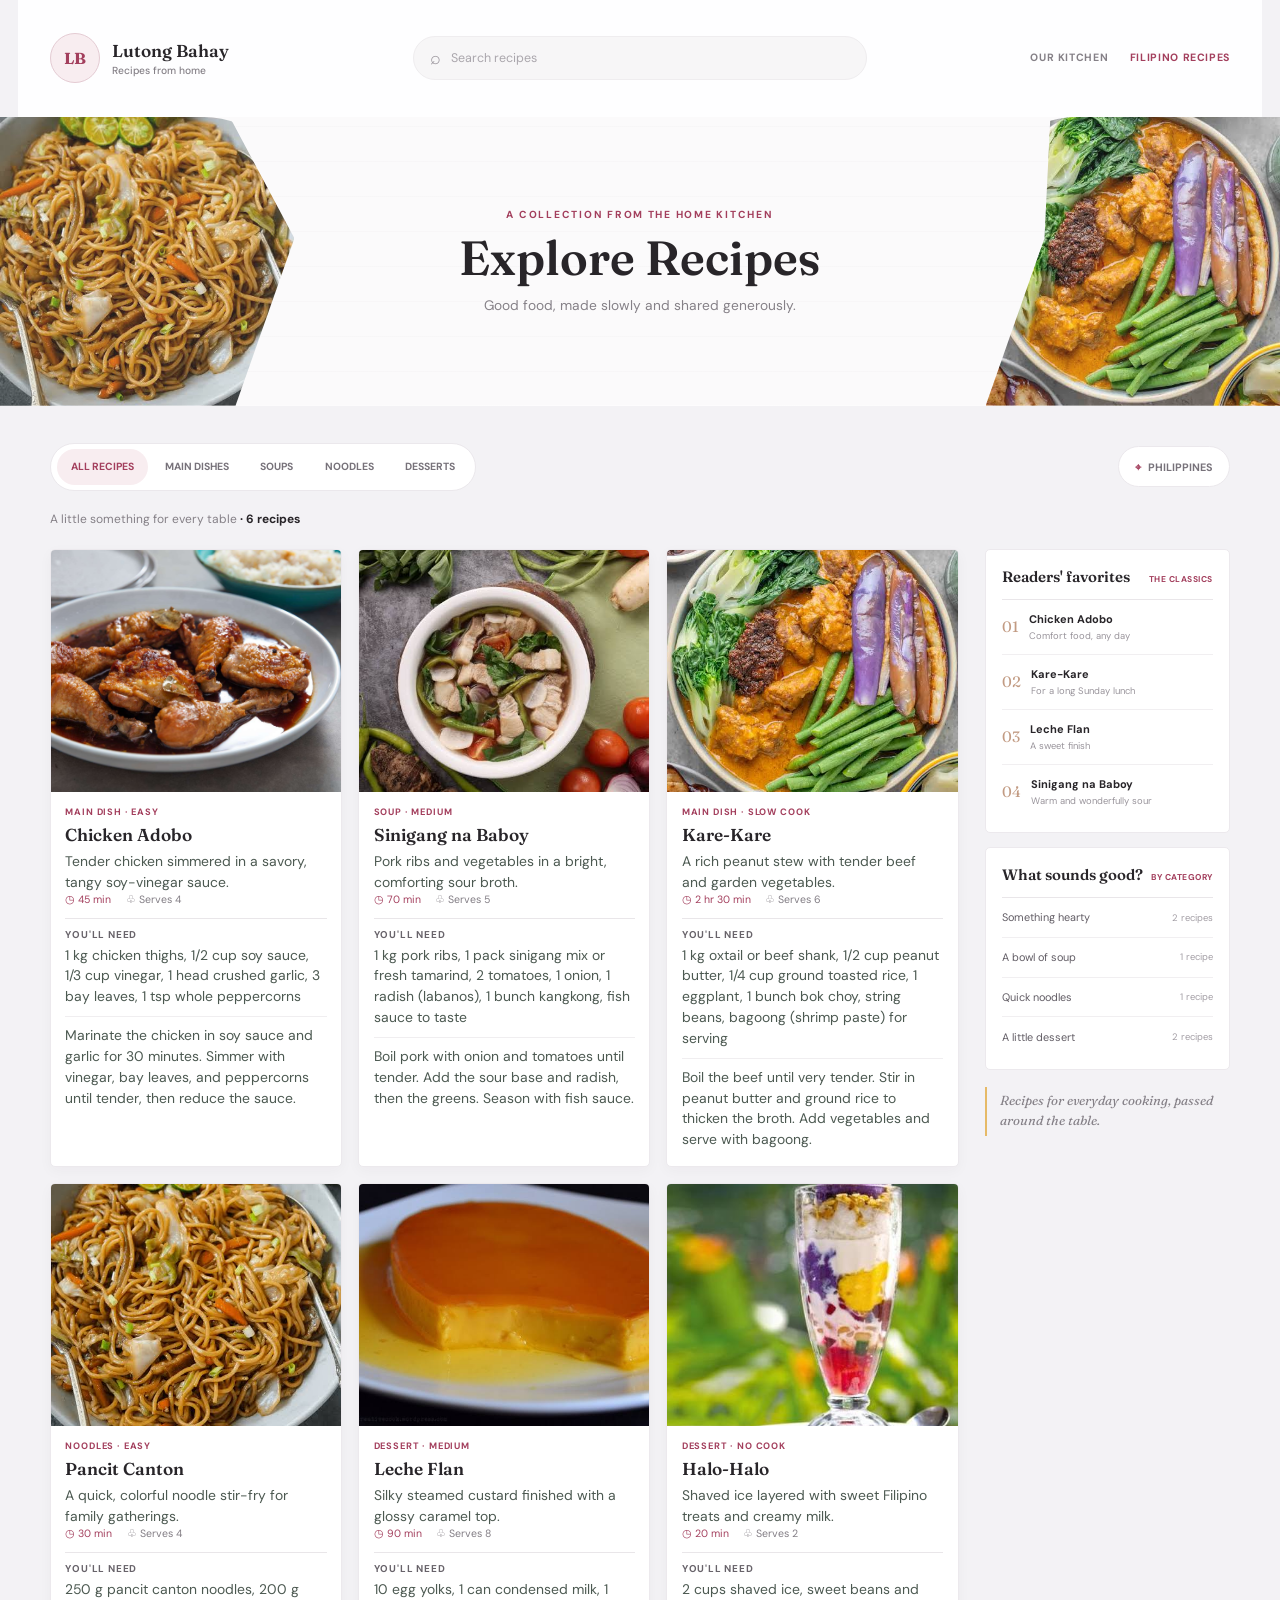
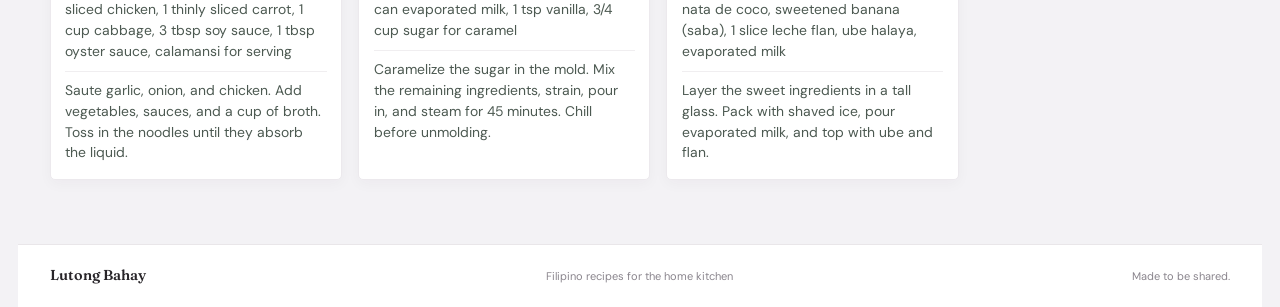
<file: Activity 2-JSON/index.html>
<!DOCTYPE html>
<html lang="en">
  <head>
    <meta charset="UTF-8" />
    <meta name="viewport" content="width=device-width, initial-scale=1" />
    <meta name="description" content="Explore home-cooked Filipino recipes, ingredients, and simple cooking instructions." />
    <title>Explore Recipes | Lutong Bahay</title>
    <link rel="preconnect" href="https://fonts.googleapis.com" />
    <link rel="preconnect" href="https://fonts.gstatic.com" crossorigin />
    <link href="https://fonts.googleapis.com/css2?family=DM+Sans:wght@400;500;600;700&family=Fraunces:opsz,wght@9..144,500;9..144,600;9..144,700&display=swap" rel="stylesheet" />
    <link rel="stylesheet" href="assets/css/style.css" />
  </head>
  <body>
    <nav class="site-nav" aria-label="Main navigation">
      <a class="brand" href="#top" aria-label="Lutong Bahay home">
        <span class="brand-mark">LB</span>
        <span class="brand-name">Lutong Bahay<small>Recipes from home</small></span>
      </a>
      <div class="nav-search" aria-label="Recipe search is unavailable on this static page">
        <span aria-hidden="true">⌕</span> Search recipes
      </div>
      <div class="nav-links"><span>OUR KITCHEN</span><span class="login-link">FILIPINO RECIPES</span></div>
    </nav>

    <header class="hero" id="top">
      <img class="hero-food hero-food-left" src="assets/img/pancit.jpg" alt="A colorful Filipino noodle dish" />
      <img class="hero-food hero-food-right" src="assets/img/karekare.jpg" alt="A traditional Filipino stew" />
      <div class="hero-copy">
        <p class="eyebrow">A collection from the home kitchen</p>
        <h1>Explore Recipes</h1>
        <p>Good food, made slowly and shared generously.</p>
      </div>
    </header>

    <main class="content-wrap" id="recipes">
      <div class="catalog-toolbar">
        <div class="category-list" aria-label="Recipe categories">
          <span class="category-pill">All recipes</span>
          <span class="category-pill">Main dishes</span>
          <span class="category-pill">Soups</span>
          <span class="category-pill">Noodles</span>
          <span class="category-pill">Desserts</span>
        </div>
        <span class="country-pill"><span aria-hidden="true">⌖</span> Philippines</span>
      </div>

      <p class="catalog-count">A little something for every table <strong>· 6 recipes</strong></p>

      <div class="catalog-layout">
        <section class="recipe-grid" aria-label="Filipino recipes">
          <article class="recipe-card">
            <img src="assets/img/Adobo.jpg" alt="Chicken adobo with garlic and bay leaves" loading="lazy" />
            <div class="recipe-body">
              <span class="recipe-category">MAIN DISH · EASY</span>
              <h2>Chicken Adobo</h2>
              <p class="recipe-summary">Tender chicken simmered in a savory, tangy soy-vinegar sauce.</p>
              <div class="recipe-meta"><span>◷ 45 min</span><span>♧ Serves 4</span></div>
              <h3>You'll need</h3>
              <p class="ingredients">1 kg chicken thighs, 1/2 cup soy sauce, 1/3 cup vinegar, 1 head crushed garlic, 3 bay leaves, 1 tsp whole peppercorns</p>
              <p class="method">Marinate the chicken in soy sauce and garlic for 30 minutes. Simmer with vinegar, bay leaves, and peppercorns until tender, then reduce the sauce.</p>
            </div>
          </article>

          <article class="recipe-card">
            <img src="assets/img/sinigang.jpg" alt="Sinigang na baboy with vegetables" loading="lazy" />
            <div class="recipe-body">
              <span class="recipe-category">SOUP · MEDIUM</span>
              <h2>Sinigang na Baboy</h2>
              <p class="recipe-summary">Pork ribs and vegetables in a bright, comforting sour broth.</p>
              <div class="recipe-meta"><span>◷ 70 min</span><span>♧ Serves 5</span></div>
              <h3>You'll need</h3>
              <p class="ingredients">1 kg pork ribs, 1 pack sinigang mix or fresh tamarind, 2 tomatoes, 1 onion, 1 radish (labanos), 1 bunch kangkong, fish sauce to taste</p>
              <p class="method">Boil pork with onion and tomatoes until tender. Add the sour base and radish, then the greens. Season with fish sauce.</p>
            </div>
          </article>

          <article class="recipe-card">
            <img src="assets/img/karekare.jpg" alt="Kare-kare with vegetables and rich peanut sauce" loading="lazy" />
            <div class="recipe-body">
              <span class="recipe-category">MAIN DISH · SLOW COOK</span>
              <h2>Kare-Kare</h2>
              <p class="recipe-summary">A rich peanut stew with tender beef and garden vegetables.</p>
              <div class="recipe-meta"><span>◷ 2 hr 30 min</span><span>♧ Serves 6</span></div>
              <h3>You'll need</h3>
              <p class="ingredients">1 kg oxtail or beef shank, 1/2 cup peanut butter, 1/4 cup ground toasted rice, 1 eggplant, 1 bunch bok choy, string beans, bagoong (shrimp paste) for serving</p>
              <p class="method">Boil the beef until very tender. Stir in peanut butter and ground rice to thicken the broth. Add vegetables and serve with bagoong.</p>
            </div>
          </article>

          <article class="recipe-card">
            <img src="assets/img/pancit.jpg" alt="Pancit canton noodles with chicken and vegetables" loading="lazy" />
            <div class="recipe-body">
              <span class="recipe-category">NOODLES · EASY</span>
              <h2>Pancit Canton</h2>
              <p class="recipe-summary">A quick, colorful noodle stir-fry for family gatherings.</p>
              <div class="recipe-meta"><span>◷ 30 min</span><span>♧ Serves 4</span></div>
              <h3>You'll need</h3>
              <p class="ingredients">250 g pancit canton noodles, 200 g sliced chicken, 1 thinly sliced carrot, 1 cup cabbage, 3 tbsp soy sauce, 1 tbsp oyster sauce, calamansi for serving</p>
              <p class="method">Saute garlic, onion, and chicken. Add vegetables, sauces, and a cup of broth. Toss in the noodles until they absorb the liquid.</p>
            </div>
          </article>

          <article class="recipe-card">
            <img src="assets/img/letche flan.jpg" alt="Leche flan with golden caramel" loading="lazy" />
            <div class="recipe-body">
              <span class="recipe-category">DESSERT · MEDIUM</span>
              <h2>Leche Flan</h2>
              <p class="recipe-summary">Silky steamed custard finished with a glossy caramel top.</p>
              <div class="recipe-meta"><span>◷ 90 min</span><span>♧ Serves 8</span></div>
              <h3>You'll need</h3>
              <p class="ingredients">10 egg yolks, 1 can condensed milk, 1 can evaporated milk, 1 tsp vanilla, 3/4 cup sugar for caramel</p>
              <p class="method">Caramelize the sugar in the mold. Mix the remaining ingredients, strain, pour in, and steam for 45 minutes. Chill before unmolding.</p>
            </div>
          </article>

          <article class="recipe-card">
            <img src="assets/img/HALOHALO.jpg" alt="Halo-halo topped with ube and leche flan" loading="lazy" />
            <div class="recipe-body">
              <span class="recipe-category">DESSERT · NO COOK</span>
              <h2>Halo-Halo</h2>
              <p class="recipe-summary">Shaved ice layered with sweet Filipino treats and creamy milk.</p>
              <div class="recipe-meta"><span>◷ 20 min</span><span>♧ Serves 2</span></div>
              <h3>You'll need</h3>
              <p class="ingredients">2 cups shaved ice, sweet beans and nata de coco, sweetened banana (saba), 1 slice leche flan, ube halaya, evaporated milk</p>
              <p class="method">Layer the sweet ingredients in a tall glass. Pack with shaved ice, pour evaporated milk, and top with ube and flan.</p>
            </div>
          </article>
        </section>

        <aside class="sidebar" aria-label="Recipe collections">
          <section class="side-panel">
            <div class="panel-heading"><h2>Readers' favorites</h2><span>THE CLASSICS</span></div>
            <ol class="favorite-list">
              <li><span class="favorite-number">01</span><span><strong>Chicken Adobo</strong><small>Comfort food, any day</small></span></li>
              <li><span class="favorite-number">02</span><span><strong>Kare-Kare</strong><small>For a long Sunday lunch</small></span></li>
              <li><span class="favorite-number">03</span><span><strong>Leche Flan</strong><small>A sweet finish</small></span></li>
              <li><span class="favorite-number">04</span><span><strong>Sinigang na Baboy</strong><small>Warm and wonderfully sour</small></span></li>
            </ol>
          </section>
          <section class="side-panel pantry-panel">
            <div class="panel-heading"><h2>What sounds good?</h2><span>BY CATEGORY</span></div>
            <ul class="category-links">
              <li><span>Something hearty</span><small>2 recipes</small></li>
              <li><span>A bowl of soup</span><small>1 recipe</small></li>
              <li><span>Quick noodles</span><small>1 recipe</small></li>
              <li><span>A little dessert</span><small>2 recipes</small></li>
            </ul>
          </section>
          <p class="sidebar-note">Recipes for everyday cooking, passed around the table.</p>
        </aside>
      </div>
    </main>

    <footer class="site-footer"><span>Lutong Bahay</span><span>Filipino recipes for the home kitchen</span><span>Made to be shared.</span></footer>
  </body>
</html>
</file>
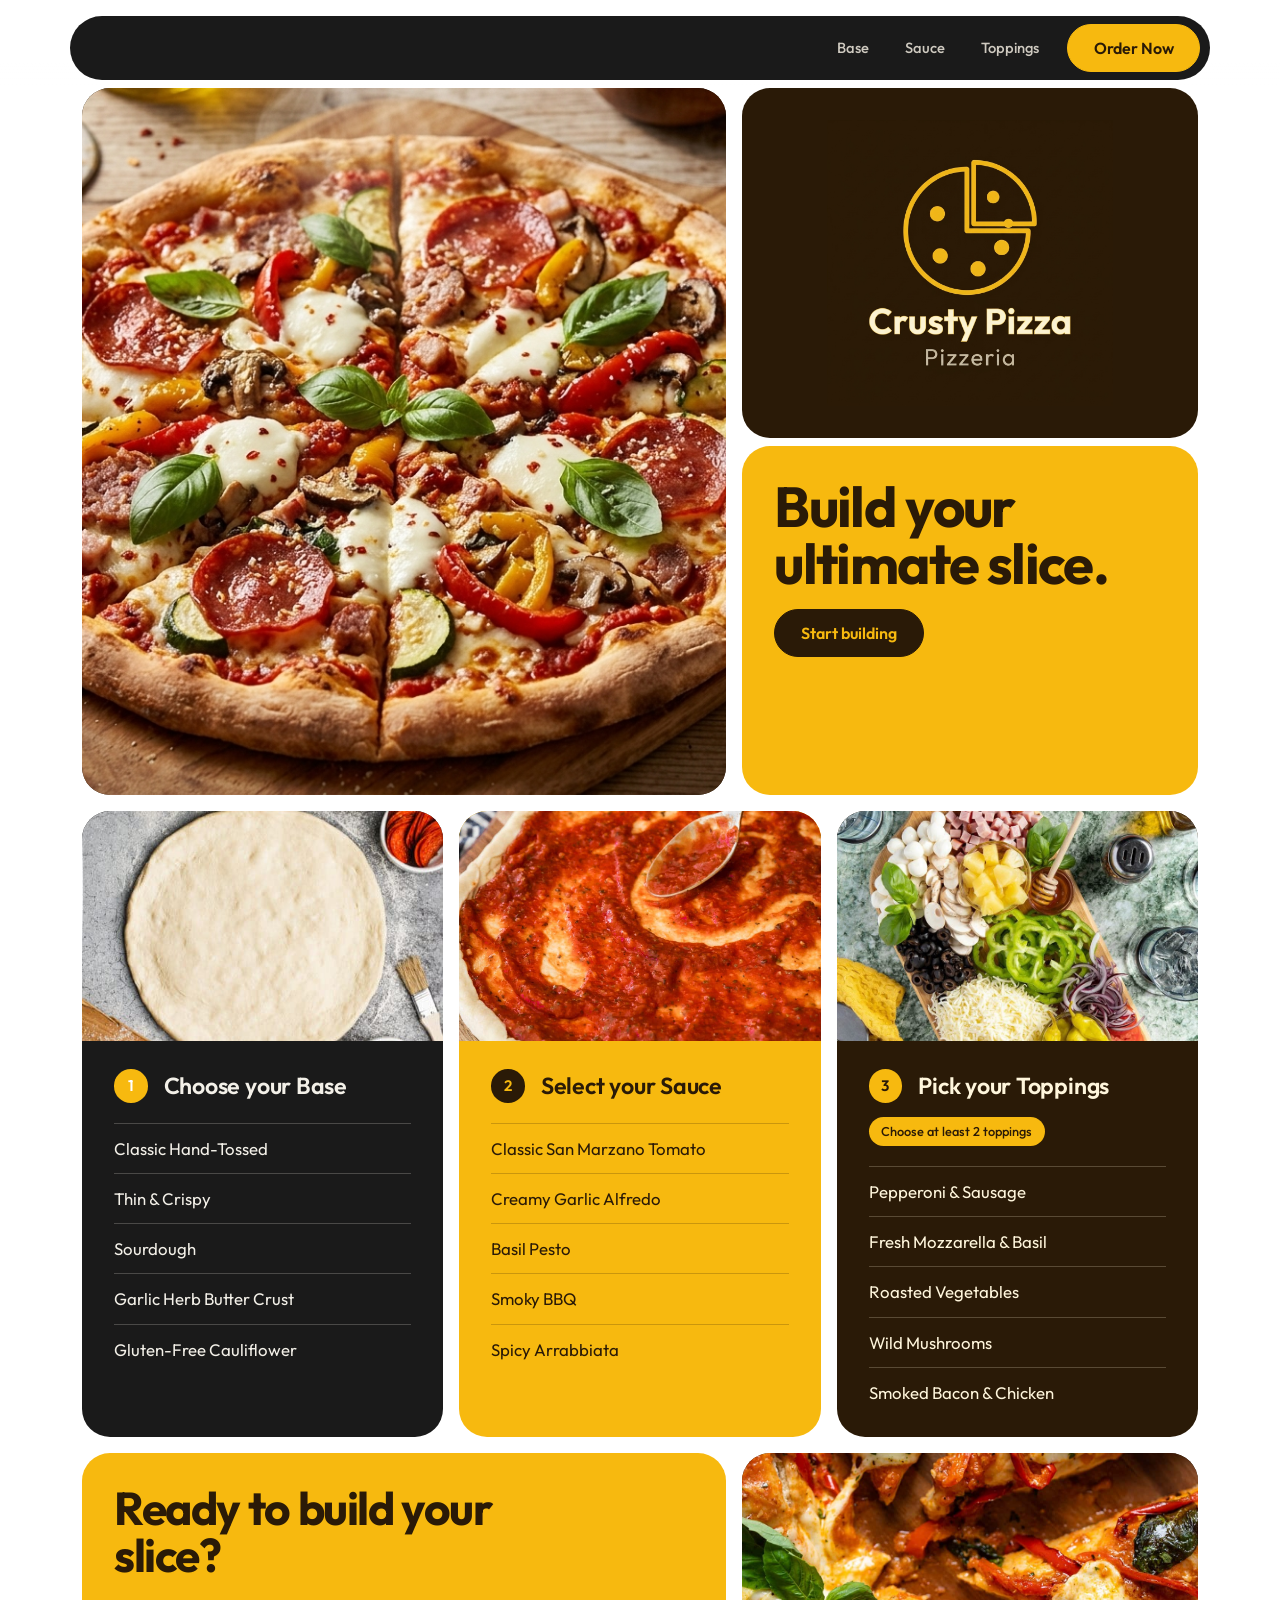
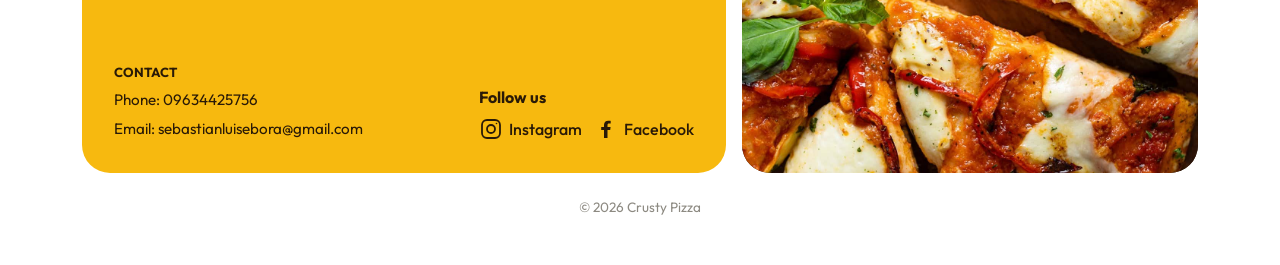
<file: Activity1-Bento/index.html>
<!DOCTYPE html>
<html lang="en" data-bs-theme="dark">

<head>
  <meta charset="utf-8">
  <meta name="viewport" content="width=device-width, initial-scale=1">
  <title>Crusty Pizza</title>
  <meta name="description" content="Choose your base, select your sauce and pick your toppings at Artisan Crust Pizza.">

  <link rel="preconnect" href="https://fonts.googleapis.com">
  <link rel="preconnect" href="https://fonts.gstatic.com" crossorigin>
  <link href="https://fonts.googleapis.com/css2?family=Outfit:wght@300;400;500;600;700&display=swap" rel="stylesheet">
  <link href="https://cdn.jsdelivr.net/npm/bootstrap@5.3.8/dist/css/bootstrap.min.css" rel="stylesheet">
  <link rel="stylesheet" href="assets/styles.css">
</head>

<body>


  <header class="acp-header">
    <nav class="acp-navbar container-xl d-flex align-items-center justify-content-between flex-wrap"
      aria-label="Main navigation">
      <a class="acp-brand" href="#top" aria-label="Crusty Pizza home">
      
      </a>
      <div class="d-flex align-items-center flex-wrap justify-content-center gap-1">
        <a class="nav-link">Base</a>
        <a class="nav-link" >Sauce</a>
        <a class="nav-link">Toppings</a>
        <a class="btn btn-amber ms-sm-2">Order Now</a>
      </div>
    </nav>
  </header>

  <main class="container-xl pb-4 pb-lg-5" id="top">

    <div class="row g-3 mb-3">
      <div class="col-12 col-lg-7">
        <div class="tile tile-photo hero-photo">
          <img src="assets/img/pizza.jpg">
        </div>
      </div>

      <div class="col-12 col-lg-5">
        <div class="d-flex flex-column gap-2 h-100">
          <div class="tile tile-cocoa tile-pad d-flex flex-column flex-grow-1">
            <div class="hero-brand">
              


            </div>
            <img class="hero-logo" src="assets/img/llogo.jpg" alt="Crusty Pizza logo" loading="lazy">
          </div>

          <div class="tile tile-amber tile-pad">
            <div class="pt-8">
              <h1 class="hero-title">Build your ultimate slice.</h1>
              <a class="btn btn-cocoa">Start building</a>
              <div class="d-flex flex-wrap gap-7">
              </div>
            </div>
          </div>
        </div>
      </div>
    </div>

    <div class="row g-3 mb-3">
      <div class="col-12 col-md-6 col-lg-4" id="base">
        <section class="tile tile-panel" aria-labelledby="base-title">
          <img class="step-img" src="assets/img/Base.jpg" alt="Golden hand-tossed pizza crust" loading="lazy"
            style="object-position: 50% 40%;">
          <div class="step-body">
            <div class="d-flex align-items-center gap-3">
              <span class="step-chip" aria-hidden="true"><span>1</span></span>
              <h2 class="menu-title" id="base-title">Choose your Base</h2>
            </div>
            <ul class="menu-list">
              <li>Classic Hand-Tossed</li>
              <li>Thin &amp; Crispy</li>
              <li>Sourdough</li>
              <li>Garlic Herb Butter Crust</li>
              <li>Gluten-Free Cauliflower</li>
            </ul>
          </div>
        </section>
      </div>

      <div class="col-12 col-md-6 col-lg-4" id="sauce">
        <section class="tile tile-amber" aria-labelledby="sauce-title">
          <img class="step-img" src="assets/img/sauce.jpg" alt="Close-up of tomato sauce, pepperoni and fresh basil"
            loading="lazy">
          <div class="step-body">
            <div class="d-flex align-items-center gap-3">
              <span class="step-chip" aria-hidden="true"><span>2</span></span>
              <h2 class="menu-title" id="sauce-title">Select your Sauce</h2>
            </div>
            <ul class="menu-list">
              <li>Classic San Marzano Tomato</li>
              <li>Creamy Garlic Alfredo</li>
              <li>Basil Pesto</li>
              <li>Smoky BBQ</li>
              <li>Spicy Arrabbiata</li>
            </ul>
          </div>
        </section>
      </div>

      <div class="col-12 col-lg-4" id="toppings">
        <section class="tile tile-cocoa" aria-labelledby="toppings-title">
          <img class="step-img" src="assets/img/Toppings.jpg"
            alt="Close-up of mozzarella, peppers, courgette and basil toppings" loading="lazy">
          <div class="step-body">
            <div class="d-flex align-items-center gap-3">
              <span class="step-chip" aria-hidden="true"><span>3</span></span>
              <h2 class="menu-title" id="toppings-title">Pick your Toppings</h2>
            </div>
            <span class="note-badge">Choose at least 2 toppings</span>
            <ul class="menu-list">
              <li>Pepperoni &amp; Sausage</li>
              <li>Fresh Mozzarella &amp; Basil</li>
              <li>Roasted Vegetables</li>
              <li>Wild Mushrooms</li>
              <li>Smoked Bacon &amp; Chicken</li>
            </ul>
          </div>
        </section>
      </div>
    </div>

    <div class="row g-3">
      <div class="col-12 col-lg-7">
        <div class="tile tile-amber tile-pad cta-banner">
          <h2>Ready to build your slice?</h2>
          <div class="d-flex flex-wrap align-items-end justify-content-between gap-4">
            <div class="cta-contact">
              <strong>Contact</strong>
              <span>Phone: 09634425756</span>
              <span>Email: sebastianluisebora@gmail.com</span>
            </div>
            <div>
              <strong class="d-block mb-2">Follow us</strong>
              <div class="cta-social">
                <span class="cta-social-item" aria-label="Instagram">
                  <svg viewBox="0 0 24 24" fill="none" stroke="currentColor" stroke-width="1.8" aria-hidden="true">
                    <rect x="3" y="3" width="18" height="18" rx="5" />
                    <circle cx="12" cy="12" r="4" />
                    <circle cx="17.5" cy="6.5" r=".8" fill="currentColor" stroke="none" />
                  </svg>
                  Instagram
                </span>
                <span class="cta-social-item" aria-label="Facebook">
                  <svg viewBox="0 0 24 24" fill="currentColor" aria-hidden="true">
                    <path
                      d="M13.5 21v-8h2.7l.4-3h-3.1V8.1c0-.9.3-1.5 1.6-1.5h1.6V3.9c-.3 0-1.3-.1-2.5-.1-2.5 0-4.2 1.5-4.2 4.3V10H7.2v3h2.8v8h3.5Z" />
                  </svg>
                  Facebook
                </span>
              </div>
            </div>

          </div>
        </div>
      </div>
      <div class="col-12 col-lg-5">
        <div class="tile tile-photo closing-photo" style="min-height: 280px;">
          <img src="assets/img/Slices.jpg" alt="Whole pizza on a wooden board beside an Artisan Crust Pizza card"
            loading="lazy">
        </div>
      </div>
    </div>

    <footer class="text-center mt-4">
      &copy; <span id="year">2026</span> Crusty Pizza
    </footer>
  </main>

  <script src="https://cdn.jsdelivr.net/npm/bootstrap@5.3.8/dist/js/bootstrap.bundle.min.js"></script>
  <script>
    document.getElementById('year').textContent = new Date().getFullYear();
  </script>
</body>

</html>
</file>
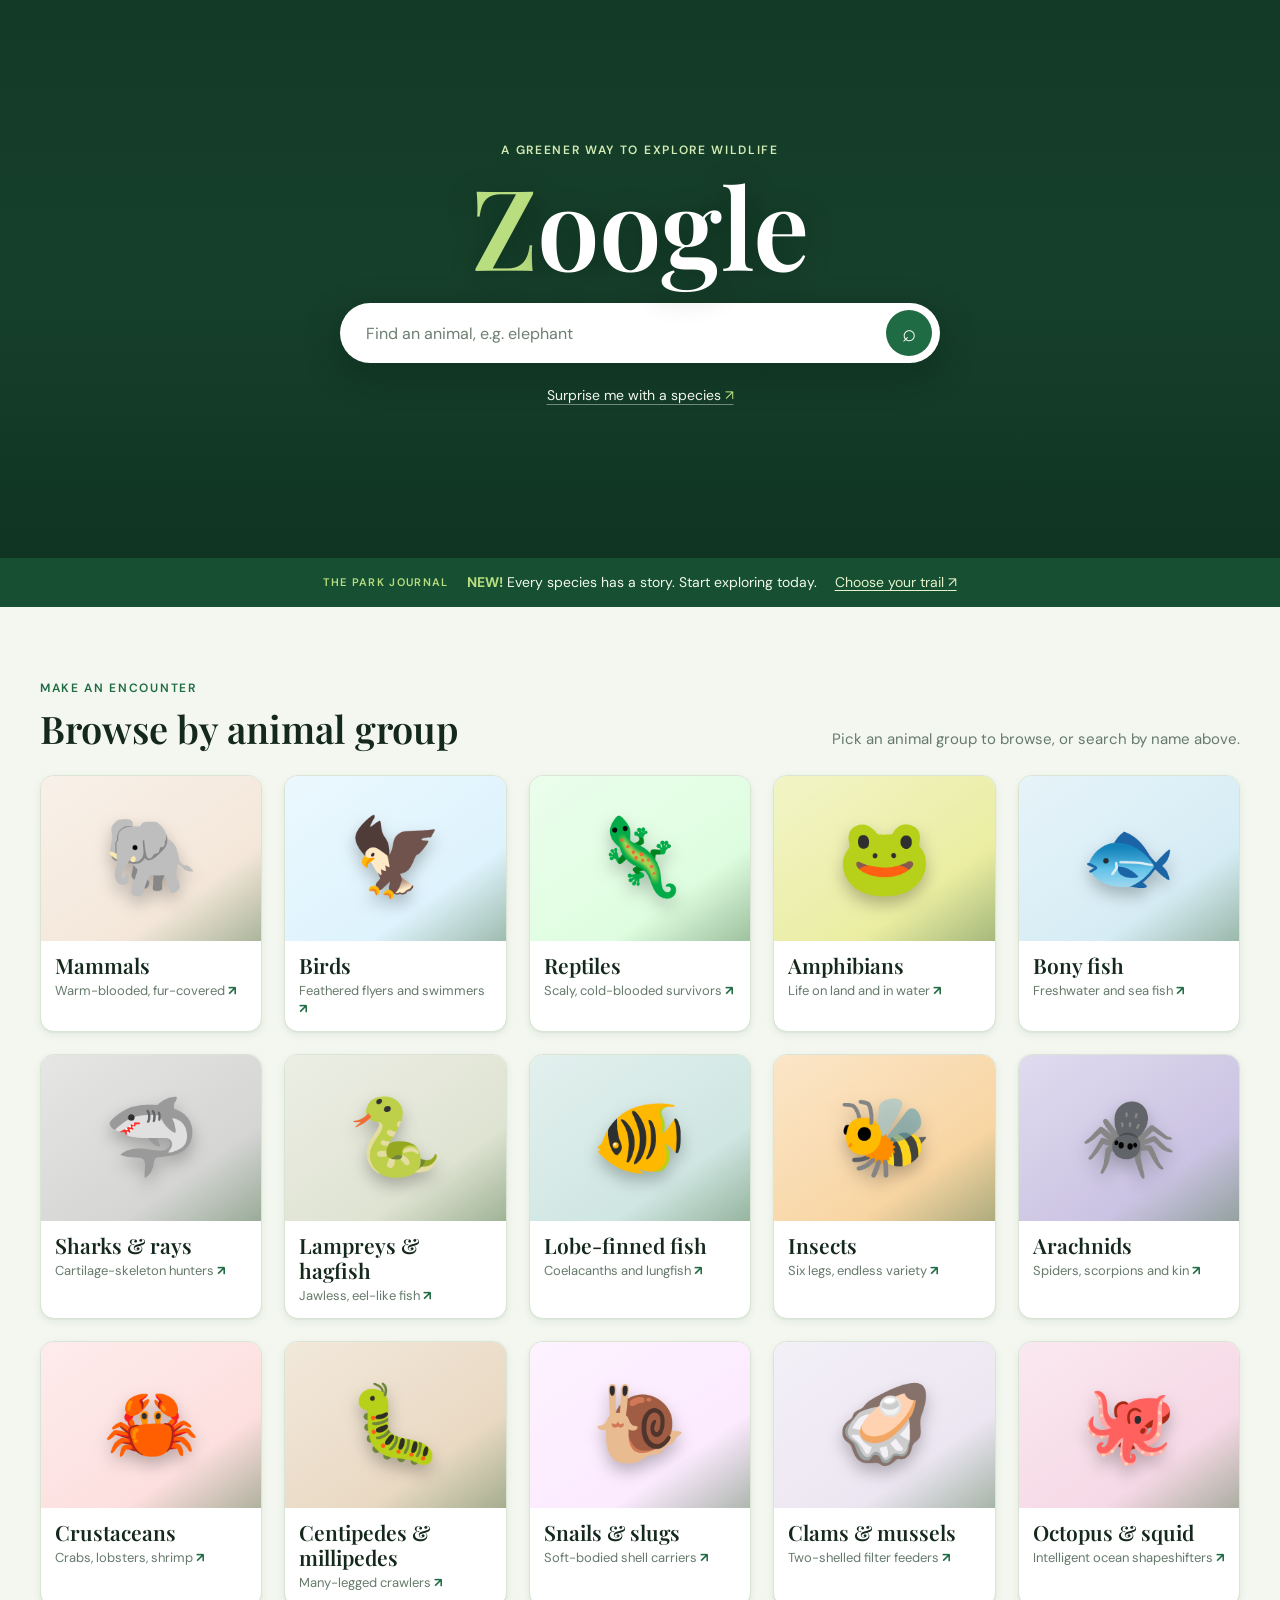
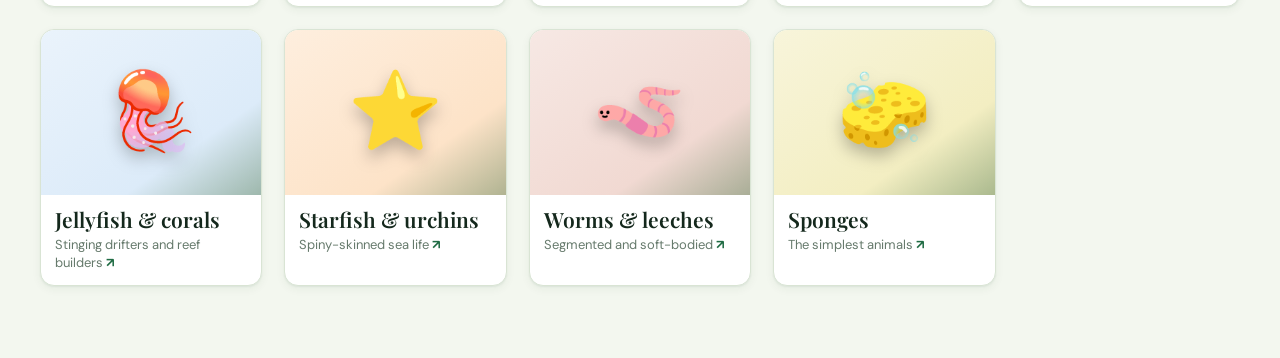
<file: MIDTERM EXAM/index.html>
<!doctype html>
<html lang="en">

<head>
  <meta charset="utf-8">
  <meta name="viewport" content="width=device-width, initial-scale=1">
  <title>Zoogle | Wildlife Search</title>
  <meta name="theme-color" content="#1f6b43">
  <meta name="description" content="Search the animal kingdom with Zoogle, a wildlife field guide.">
  <link rel="icon" href="data:image/svg+xml,%3Csvg xmlns='http://www.w3.org/2000/svg' viewBox='0 0 100 100'%3E%3Crect width='100' height='100' rx='18' fill='%231f6b43'/%3E%3Ctext x='50' y='62' text-anchor='middle' font-size='58' font-weight='700' font-family='Arial, sans-serif' fill='white'%3EZ%3C/text%3E%3C/svg%3E">
  <link href="https://cdn.jsdelivr.net/npm/bootstrap@5.3.8/dist/css/bootstrap.min.css" rel="stylesheet"
    integrity="sha384-sRIl4kxILFvY47J16cr9ZwB07vP4J8+LH7qKQnuqkuIAvNWLzeN8tE5YBujZqJLB" crossorigin="anonymous">
  <link rel="preconnect" href="https://fonts.googleapis.com">
  <link rel="preconnect" href="https://fonts.gstatic.com" crossorigin>
  <link
    href="https://fonts.googleapis.com/css2?family=DM+Sans:wght@400;500;600&family=Playfair+Display:wght@500;600&display=swap"
    rel="stylesheet">
  <link rel="stylesheet" href="assets/styles.css">
</head>

<body>
  <header id="results-header" class="site-header results-header d-none">
    <div class="site-header-inner results-header-inner">
      <button class="home-nav-button" type="button" onclick="goHome()" aria-label="Zoogle home">Zoogle</button>
       <a class="vnav-home" href="index.html">Home</a>
      <form class="header-search" onsubmit="return submitSearch(event, 'q-results')">
        <input id="q-results" type="search" placeholder="Search animals" autocomplete="off" enterkeyhint="search" aria-label="Search animals">
        <button type="submit" aria-label="Search">⌕</button>
      </form>
    </div>
  </header>

 
  <div id="home">
    <section class="home-view">
      <div class="home-content">
        <p class="eyebrow">A greener way to explore wildlife</p>
        <h1 class="home-logo" aria-label="Zoogle"><span>Z</span>oogle</h1>
        <form class="home-search" onsubmit="return submitSearch(event, 'q-home')">
          <input id="q-home" type="search" placeholder="Find an animal, e.g. elephant" autocomplete="off" enterkeyhint="search" aria-label="Search animals">
          <button type="submit" aria-label="Search">⌕</button>
        </form>
        
        <button class="lucky-link" type="button" onclick="feelingLucky()">Surprise me with a species <span
            aria-hidden="true">↗</span></button>
      </div>
    </section>

    <div class="park-promo">
      <span class="promo-kicker">The park journal</span>
      <span class="promo-copy"><strong>NEW!</strong> Every species has a story. Start exploring today.</span>
      <a href="#wildlife-categories">Choose your trail <span aria-hidden="true">↗</span></a>
    </div>

    <section class="wildlife-section" id="wildlife-categories">
      <div class="wildlife-section-inner">
        <div class="section-heading">
          <div>
            <p class="eyebrow">Make an encounter</p>
            <h2>Browse by animal group</h2>
          </div>
          <p>Pick an animal group to browse, or search by name above.</p>
        </div>
        <div class="category-grid" id="group-grid"></div>
        </div>
    </section>
  </div>

  
  <div id="results" class="d-none">
    <section class="results-hero">
      <div class="results-hero-inner">
        <p class="eyebrow">Zoogle · Wildlife field guide</p>
        <h1>Find your next encounter.</h1>
      </div>
    </section>
    <main class="gallery-shell">
      <nav class="filter-list" id="animal-filters" aria-label="Filter by animal group"></nav>
      <div class="gallery-meta">
        <p id="summary" aria-live="polite"></p>
      </div>
      <div id="parent" class="animal-gallery"></div>
      <nav class="gallery-pagination" aria-label="Page navigation">
        <button class="pagination-arrow" onclick="prev()">Previous</button>
        <div class="page-numbers" id="pageNumbers" aria-label="Page numbers"></div>
        <button class="pagination-arrow" onclick="next()">Next</button>
      </nav>
    </main>
  </div>

  <script src="https://cdn.jsdelivr.net/npm/bootstrap@5.3.8/dist/js/bootstrap.bundle.min.js"
    integrity="sha384-FKyoEForCGlyvwx9Hj09JcYn3nv7wiPVlz7YYwJrWVcXK/BmnVDxM+D2scQbITxI"
    crossorigin="anonymous"></script>

  <script src="assets/groups.js"></script>
  <script>
    
    const API_KEY = 's22YJcFvvV0fngBJOpcx8dyVvevMqhY95dX2LwHX';
    const API_URL = 'https://api.api-ninjas.com/v1/animals';

    const luckyList = ['lion', 'fox', 'owl', 'frog', 'shark', 'gecko', 'eagle', 'tiger', 'bat', 'crab', 'turtle', 'whale', 'bee', 'wolf'];

    function capitalizeFirstLetter(str) {
      if (!str) return str;
      return str.charAt(0).toUpperCase() + str.slice(1);
    }
    function esc(s) {
      return String(s == null ? '' : s).replace(/[&<>"']/g, c => ({ '&': '&amp;', '<': '&lt;', '>': '&gt;', '"': '&quot;', "'": '&#39;' }[c]));
    }

    var elPageNumbers = document.getElementById('pageNumbers');
    var elParent = document.getElementById('parent');
    var elHome = document.getElementById('home');
    var elResults = document.getElementById('results');
    var elSummary = document.getElementById('summary');
    var activeFilter = 'all';

    const urlParams = new URLSearchParams(window.location.search);
    var query = urlParams.get('q') || '';
    var page = urlParams.get('page') == null ? 1 : parseInt(urlParams.get('page'));
    var browseKey = urlParams.get('group') || '';
    activeFilter = urlParams.get('filter') || 'all';
    if (browseKey && !GROUPS.some(g => g.key === browseKey)) browseKey = '';
    if (activeFilter !== 'all' && activeFilter !== 'other' && !GROUPS.some(g => g.key === activeFilter)) activeFilter = 'all';
    if (browseKey) activeFilter = browseKey;

    function buildFilters() {
      const chips = [{ key: 'all', label: 'All' }].concat(GROUPS.map(g => ({ key: g.key, label: g.label })), [{ key: 'other', label: 'Other' }]);
      document.getElementById('animal-filters').innerHTML = chips.map(c =>
        '<button class="filter-chip" type="button" data-filter="' + c.key + '" onclick="setFilter(\'' + c.key + '\')">' + esc(c.label) + '</button>').join('');
    }
    function buildGroupCards() {
      document.getElementById('group-grid').innerHTML = GROUPS.map(g =>
        '<a class="category-card" data-animal-name="' + esc(g.rep) + '" href="?group=' + g.key + '" onclick="return openGroup(event, \'' + g.key + '\')">' +
          '<div class="category-image" style="--group-color: ' + g.color + ';"><span class="category-emoji" aria-hidden="true">' + g.emoji + '</span></div>' +
          '<div class="category-caption"><h3>' + esc(g.label) + '</h3><span>' + esc(g.blurb) + ' <b aria-hidden="true">↗</b></span></div>' +
        '</a>').join('');
    }
    function syncChips() {
      document.querySelectorAll('.filter-chip').forEach(item => item.classList.toggle('active', item.dataset.filter === activeFilter));
    }
    buildFilters();
    buildGroupCards();
    syncChips();
    var animals = [];
    const imageCache = new Map();

    
    var perPage = 12;
    var finalPage = 1;

    function updateUrl() {
      const p = new URLSearchParams();
      if (query) {
        p.set('q', query);
        p.set('page', page);
        if (activeFilter !== 'all') p.set('filter', activeFilter);
      } else if (browseKey) {
        p.set('group', browseKey);
        p.set('page', page);
      }
      history.replaceState(null, '', p.toString() ? '?' + p.toString() : window.location.pathname);
    }

    
    const canAutoFocus = window.matchMedia('(hover: hover) and (pointer: fine)').matches;
    function focusHomeSearch() { if (canAutoFocus) document.getElementById('q-home').focus(); }

    function quickSearch(term) {
      document.getElementById('q-home').value = term;
      submitSearch({ preventDefault() {} }, 'q-home');
    }

    function goHome() {
      query = ''; browseKey = ''; animals = []; page = 1;
      activeFilter = 'all';
      syncChips();
      updateUrl();
      elResults.classList.add('d-none');
      elHome.classList.remove('d-none');
      document.getElementById('q-home').value = '';
      document.getElementById('q-results').value = '';
      document.getElementById('results-header').classList.add('d-none');
      window.scrollTo(0, 0);
      focusHomeSearch();
    }

    function showExplore(event) {
      if (event) event.preventDefault();
      if (query) {
        elHome.classList.add('d-none');
        elResults.classList.remove('d-none');
        document.getElementById('animal-filters').scrollIntoView({ behavior: 'smooth' });
      } else {
        window.scrollTo({ top: 0, behavior: 'smooth' });
        focusHomeSearch();
      }
    }

    function showSpecies(event) {
      if (event) event.preventDefault();
      if (query) {
        showExplore(event);
      } else {
        document.getElementById('wildlife-categories').scrollIntoView({ behavior: 'smooth' });
      }
    }

    function setFilter(filter) {
      if (!query && filter === 'all') { goHome(); return; }
      if (!query && filter !== 'other') { browseGroup(filter); return; }
      activeFilter = filter;
      page = 1;
      syncChips();
      render();
    }

    function openGroup(event, key) {
      event.preventDefault();
      browseGroup(key);
      return false;
    }

    function showResultsView() {
      elHome.classList.add('d-none');
      elResults.classList.remove('d-none');
      document.getElementById('results-header').classList.remove('d-none');
      window.scrollTo(0, 0);
    }

    async function browseGroup(key) {
      const group = GROUPS.find(g => g.key === key);
      if (!group) return;
      browseKey = key; query = ''; activeFilter = key; page = 1;
      showResultsView();
      syncChips();
      document.getElementById('q-home').value = '';
      document.getElementById('q-results').value = '';
      elParent.innerHTML = '<div class="gallery-message text-center py-5"><div class="spinner-border text-success" role="status"></div></div>';
      elSummary.textContent = '';
      elPageNumbers.innerHTML = '';

      const settled = await Promise.allSettled(group.seeds.map(seed =>
        fetch(API_URL + '?name=' + encodeURIComponent(seed), { headers: { 'X-Api-Key': API_KEY } })
          .then(r => { if (!r.ok) throw new Error('The API returned an error (' + r.status + ').'); return r.json(); })));
      if (browseKey !== key) return; // someone clicked another group meanwhile

      const seen = new Set();
      animals = [];
      settled.forEach(result => {
        if (result.status !== 'fulfilled') return;
        result.value.forEach(a => {
          const cls = ((a.taxonomy && a.taxonomy.class) || '').toLowerCase();
          const id = a.name.toLowerCase();
          if (group.classes.includes(cls) && !seen.has(id)) { seen.add(id); animals.push(a); }
        });
      });
      animals.sort((a, b) => a.name.localeCompare(b.name));

      if (!animals.length && settled.every(r => r.status === 'rejected')) {
        elParent.innerHTML = '<div class="gallery-message"><div class="alert alert-danger my-3">' + esc(settled[0].reason.message) + '</div></div>';
        return;
      }
      render();
    }

    async function loadAnimalImage(card, name) {
      const key = name.toLowerCase();
      if (!imageCache.has(key)) {
        imageCache.set(key, fetch('https://en.wikipedia.org/api/rest_v1/page/summary/' + encodeURIComponent(name.replace(/ /g, '_')))
          .then(response => response.ok ? response.json() : null)
          .then(data => data && data.thumbnail ? data.thumbnail.source : null)
          .catch(() => null));
      }
      const imageUrl = await imageCache.get(key);
      if (!imageUrl || !card.isConnected) return;

      const image = new Image();
      image.className = 'animal-photo';
      image.alt = '';
      const art = card.querySelector('.animal-art, .category-image');
      if (!art) return;
      image.onload = () => art.classList.add('has-photo');
      image.onerror = () => image.remove();
      image.src = imageUrl;
      art.prepend(image);
    }

    function submitSearch(e, inputId) {
      e.preventDefault();
      const value = document.getElementById(inputId).value.trim();
      if (!value) return false;
      query = value;
      browseKey = '';
      page = 1;
      activeFilter = 'all';
      syncChips();
      search();
      return false;
    }

    function feelingLucky() {
      query = luckyList[Math.floor(Math.random() * luckyList.length)];
      browseKey = '';
      page = 1;
      activeFilter = 'all';
      syncChips();
      search(true);
    }

    const search = async (openFirst) => {
      browseKey = '';
      showResultsView();
      syncChips();
      document.getElementById('q-home').value = query;
      document.getElementById('q-results').value = query;
      elParent.innerHTML = '<div class="gallery-message text-center py-5"><div class="spinner-border text-success" role="status"></div></div>';
      elSummary.textContent = '';

      try {
        const response = await fetch(API_URL + '?name=' + encodeURIComponent(query), { headers: { 'X-Api-Key': API_KEY } });
        if (!response.ok) {
          throw new Error(response.status === 400 || response.status === 401 || response.status === 403
            ? 'The API key is missing or invalid. Add your key to API_KEY in the script.'
            : 'The API returned an error (' + response.status + ').');
        }
        animals = await response.json();
      } catch (err) {
        animals = [];
        elParent.innerHTML = '<div class="gallery-message"><div class="alert alert-danger my-3">' + esc(err.message) + '</div></div>';
        elPageNumbers.innerHTML = '';
        return;
      }

      finalPage = Math.max(1, Math.ceil(animals.length / perPage));
      if (page > finalPage || page < 1) page = 1;
      render();
      if (openFirst && animals.length) window.location.href = detailUrl(animals[0].name, 1);
    };

    const render = () => {
      elParent.innerHTML = '';

      const filteredAnimals = animals.filter(animal => {
        if (activeFilter === 'all') return true;
        const cls = ((animal.taxonomy && animal.taxonomy.class) || '').toLowerCase();
        const group = groupOfClass(cls);
        return activeFilter === 'other' ? !group : !!group && group.key === activeFilter;
      });
      finalPage = Math.max(1, Math.ceil(filteredAnimals.length / perPage));
      if (page > finalPage) page = finalPage;
      updateUrl();
      renderPageNumbers();

      if (filteredAnimals.length === 0) {
        elSummary.textContent = '';
        elParent.innerHTML = '<p class="empty-state">No animals found in this group. Try another filter or search a different name.</p>';
        return;
      }

      elSummary.textContent = filteredAnimals.length.toLocaleString() + ' species' + (query ? ' matching “' + query + '”' : browseKey ? ' in ' + (GROUPS.find(g => g.key === browseKey) || {}).label : ' to discover');

      const start = (page - 1) * perPage;
      const slice = filteredAnimals.slice(start, start + perPage);

      slice.forEach((animal, i) => {
        const index = start + i;
        const cls = ((animal.taxonomy && animal.taxonomy.class) || '').toLowerCase();
        const color = colors[cls] || colors.default;
        const emoji = emojis[cls] || emojis.default;
        const sci = animal.taxonomy && animal.taxonomy.scientific_name ? animal.taxonomy.scientific_name : '';
        const where = animal.locations && animal.locations.length ? animal.locations.slice(0, 3).join(', ') : '';

        elParent.innerHTML += `
          <article class="animal-card" data-animal-name="` + esc(animal.name) + `">
            <a class="animal-link" href="` + detailUrl(animal.name, page) + `">
              <div class="animal-art" style="--animal-color: ` + color + `;" aria-hidden="true">
                <span class="animal-emoji">` + emoji + `</span>
                <span class="animal-art-label">` + esc(classLabel(cls)) + `</span>
              </div>
              <div class="animal-caption">
                <h2>` + esc(capitalizeFirstLetter(animal.name)) + `</h2>
                <p class="animal-scientific">` + esc(sci) + `</p>
                <p class="animal-location">` + esc(where) + `</p>
              </div>
            </a>
          </article>
        `;
      });
      elParent.querySelectorAll('.animal-card').forEach(card => loadAnimalImage(card, card.dataset.animalName));
    };

    document.querySelectorAll('.category-card').forEach(card => loadAnimalImage(card, card.dataset.animalName));

    function detailUrl(name, p) {
      const params = new URLSearchParams({ name, page: p });
      if (query) {
        params.set('q', query);
        if (activeFilter !== 'all') params.set('filter', activeFilter);
      } else if (browseKey) {
        params.set('group', browseKey);
      }
      return 'view.html?' + params.toString();
    }

    function renderPageNumbers() {
      const visibleCount = Math.min(finalPage, 5);
      const firstPage = Math.max(1, Math.min(page - 2, finalPage - visibleCount + 1));
      elPageNumbers.innerHTML = Array.from({ length: visibleCount }, (_, index) => {
        const pageNumber = firstPage + index;
        const current = pageNumber === page;
        return '<button class="page-number' + (current ? ' active' : '') + '" type="button" aria-label="Page ' + pageNumber + '"' +
          (current ? ' aria-current="page"' : '') + ' onclick="goToPage(' + pageNumber + ')">' + pageNumber + '</button>';
      }).join('');
    }

    function goToPage(pageNumber) {
      page = pageNumber;
      render();
      window.scrollTo(0, 0);
    }

  
    function prev() {
      page -= 1;
      if (page == 0) page = finalPage;
      render();
      window.scrollTo(0, 0);
    }

    function next() {
      page += 1;
      if (page > finalPage) page = 1;
      render();
      window.scrollTo(0, 0);
    }

  
    if (query) search();
    else if (browseKey) browseGroup(browseKey);
  </script>
</body>

</html>
</file>
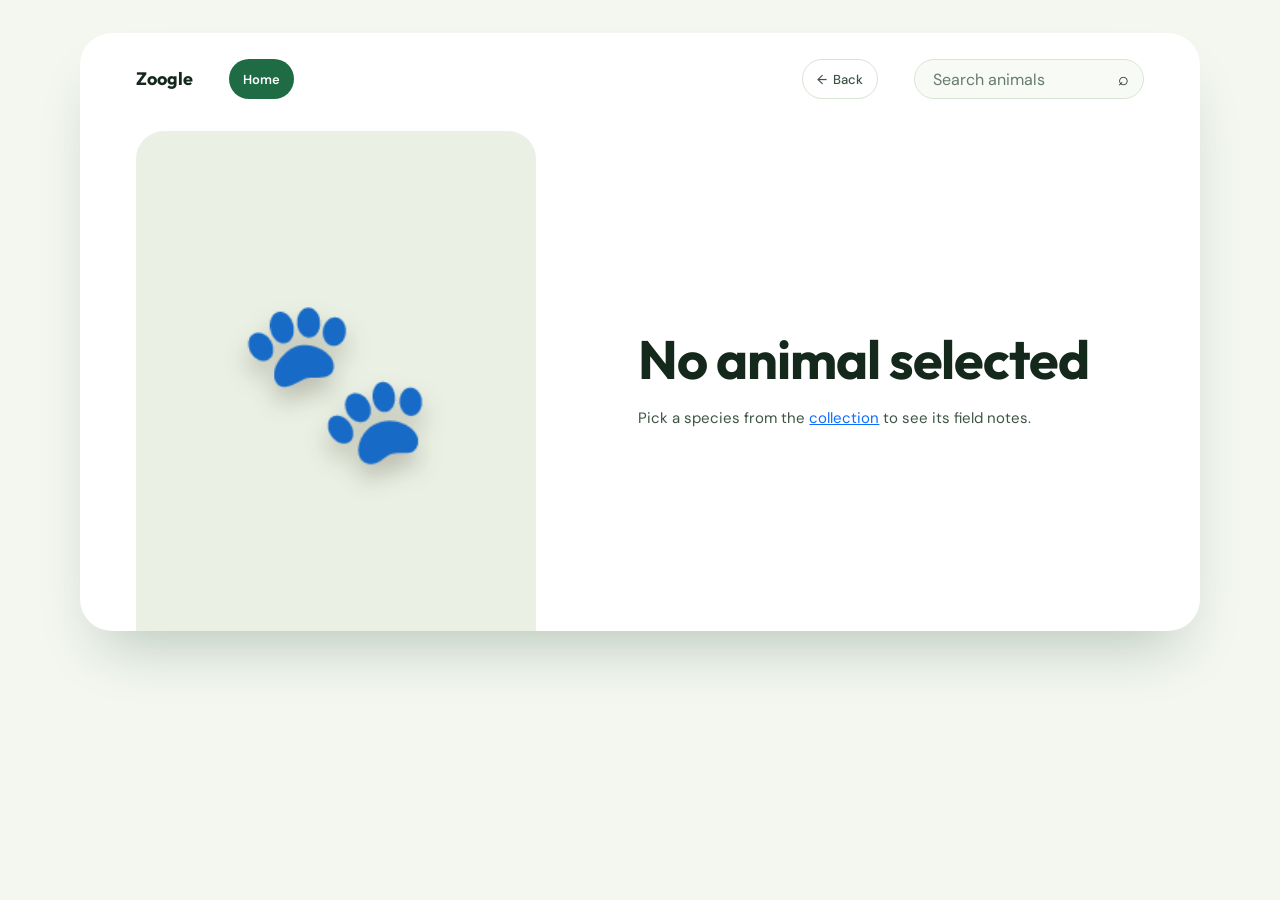
<file: MIDTERM EXAM/view.html>
<!doctype html>
<html lang="en">

<head>
  <meta charset="utf-8">
  <meta name="viewport" content="width=device-width, initial-scale=1">
  <title>Zoogle | Wildlife Field Guide</title>
  <meta name="theme-color" content="#1f6b43">
  <link rel="icon" href="data:image/svg+xml,%3Csvg xmlns='http://www.w3.org/2000/svg' viewBox='0 0 100 100'%3E%3Crect width='100' height='100' rx='18' fill='%231f6b43'/%3E%3Ctext x='50' y='62' text-anchor='middle' font-size='58' font-weight='700' font-family='Arial, sans-serif' fill='white'%3EZ%3C/text%3E%3C/svg%3E">
  <link href="https://cdn.jsdelivr.net/npm/bootstrap@5.3.8/dist/css/bootstrap.min.css" rel="stylesheet"
    integrity="sha384-sRIl4kxILFvY47J16cr9ZwB07vP4J8+LH7qKQnuqkuIAvNWLzeN8tE5YBujZqJLB" crossorigin="anonymous">
  <link rel="preconnect" href="https://fonts.googleapis.com">
  <link rel="preconnect" href="https://fonts.gstatic.com" crossorigin>
  <link
    href="https://fonts.googleapis.com/css2?family=DM+Sans:wght@400;500;600&family=Outfit:wght@500;600;700&family=Playfair+Display:wght@500;600&display=swap"
    rel="stylesheet">
  <link rel="stylesheet" href="assets/styles.css">
</head>

<body class="view-page">
  <div class="detail-card">
    <header class="vnav">
      <a class="vnav-brand" href="index.html">Zoogle</a>
      <a class="vnav-home" href="index.html">Home</a>
      <a class="vnav-back" id="backlink" href="index.html">Back</a>
     
      <form class="vsearch" action="index.html" method="get" role="search">
        <input name="q" type="search" placeholder="Search animals" autocomplete="off" enterkeyhint="search" aria-label="Search animals" required>
        <button type="submit" aria-label="Search">⌕</button>
      </form>
    </header>

    <main>
      <article class="detail-hero">
        <div class="detail-media">
          <div id="imageContainer" class="detail-image"></div>
        </div>

        <div class="detail-body">
          <h1 id="name" class="detail-name">
            <span class="spinner-border" role="status">
              <span class="visually-hidden">Loading...</span>
            </span>
          </h1>
          <div id="scientific" class="detail-scientific"></div>
          <span id="type" class="detail-type"></span>
          <p id="lead" class="detail-lead"></p>
          <ul id="stats" class="detail-stats"></ul>
        </div>
      </article>

      <div id="details" class="detail-more"></div>
    </main>
  </div>

  <script src="https://cdn.jsdelivr.net/npm/bootstrap@5.3.8/dist/js/bootstrap.bundle.min.js"
    integrity="sha384-FKyoEForCGlyvwx9Hj09JcYn3nv7wiPVlz7YYwJrWVcXK/BmnVDxM+D2scQbITxI"
    crossorigin="anonymous"></script>
  <script src="assets/groups.js"></script>
  <script>
 
    const API_KEY = 's22YJcFvvV0fngBJOpcx8dyVvevMqhY95dX2LwHX';
    const API_URL = 'https://api.api-ninjas.com/v1/animals';

    function capitalizeFirstLetter(str) {
      if (!str) return str; 
      return str.charAt(0).toUpperCase() + str.slice(1);
    }
    function esc(s) {
      return String(s == null ? '' : s).replace(/[&<>"']/g, c => ({ '&': '&amp;', '<': '&lt;', '>': '&gt;', '"': '&quot;', "'": '&#39;' }[c]));
    }

    var elName = document.getElementById("name");
    var elScientific = document.getElementById("scientific");
    var elType = document.getElementById("type");
    var elLead = document.getElementById("lead");
    var elStats = document.getElementById("stats");
    var elImageContainer = document.getElementById("imageContainer");
    var elDetails = document.getElementById("details");
    var elBacklink = document.getElementById("backlink");

    const urlParams = new URLSearchParams(window.location.search);
    const name = urlParams.get('name');
    const q = urlParams.get('q');
    const group = urlParams.get('group');
    const page = urlParams.get('page');
    const filter = urlParams.get('filter');

  
    if (q != null) {
      const params = new URLSearchParams({ q, page: page || 1 });
      if (filter) params.set('filter', filter);
      elBacklink.href = "index.html?" + params.toString();
    } else if (group) {
      elBacklink.href = "index.html?" + new URLSearchParams({ group, page: page || 1 }).toString();
    }

  
    const STAT_KEYS = [
      ['weight', 'Weight'], ['height', 'Height'], ['length', 'Length'], ['lifespan', 'Life span'],
      ['top_speed', 'Top speed'], ['wingspan', 'Wingspan'], ['average_litter_size', 'Litter size'],
      ['age_of_sexual_maturity', 'Maturity']
    ];
    const LEAD_KEYS = ['slogan', 'most_distinctive_feature', 'distinctive_feature'];

    function statItem(label, raw) {
      const m = String(raw).match(/^\s*([\d.,]+(?:\s*(?:-|–|to)\s*[\d.,]+)?)\s*(.*)$/);
      const value = m ? m[1].trim() : String(raw);
      const unit = m ? m[2].trim() : '';
      return '<li><div class="stat-value">' + esc(value) + (unit ? '<i>' + esc(unit) + '</i>' : '') +
        '</div><div class="stat-label">' + esc(label) + '</div></li>';
    }

    const facts = (obj, skip) => {
      const items = Object.keys(obj || {}).filter(k => !skip || !skip.includes(k)).map(k =>
        '<div><dt>' + esc(capitalizeFirstLetter(k.replace(/_/g, ' '))) + '</dt><dd>' + esc(obj[k]) + '</dd></div>').join('');
      return items ? '<dl class="facts">' + items + '</dl>' : '';
    };
    const section = (title, inner, wide) => inner
      ? '<section class="detail-section' + (wide ? ' wide' : '') + '"><h2>' + esc(title) + '</h2>' + inner + '</section>' : '';

    async function loadDetailImage(animalName) {
      try {
        const response = await fetch('https://en.wikipedia.org/api/rest_v1/page/summary/' + encodeURIComponent(animalName.replace(/ /g, '_')));
        if (!response.ok) return;
        const data = await response.json();
        const src = (data.originalimage && data.originalimage.source) || (data.thumbnail && data.thumbnail.source);
        if (!src) return;
        const image = new Image();
        image.className = 'detail-photo';
        image.alt = '';
        image.onload = () => elImageContainer.classList.add('has-photo');
        image.onerror = () => image.remove();
        image.src = src;
        elImageContainer.prepend(image);
      } catch (error) {
        return;
      }
    }

    const getAnimal = async () => {
      elName.innerHTML = "Loading " + esc(name);

      try {
        const response = await fetch(API_URL + '?name=' + encodeURIComponent(name), { headers: { 'X-Api-Key': API_KEY } });
        if (!response.ok) throw new Error('The API returned an error (' + response.status + '). Check your API key.');
        const list = await response.json();

        const animal = list.find(a => a.name.toLowerCase() === name.toLowerCase()) || list[0];
        if (!animal) throw new Error('No animal found named "' + name + '".');

        const cls = ((animal.taxonomy && animal.taxonomy.class) || '').toLowerCase();
        const color = colors[cls] || colors.default;
        const ch = animal.characteristics || {};
        const locations = animal.locations || [];

        document.title = capitalizeFirstLetter(animal.name) + ' - Zoogle';
        elName.innerHTML = esc(capitalizeFirstLetter(animal.name));
        elScientific.innerHTML = esc((animal.taxonomy && animal.taxonomy.scientific_name) || '');
        elType.innerHTML = esc(classLabel(cls));
        elType.style.backgroundColor = color;
        elImageContainer.innerHTML = '<span class="detail-emoji" aria-hidden="true">' + (emojis[cls] || emojis.default) + '</span>';
    
        elImageContainer.style.backgroundColor = 'color-mix(in srgb, ' + color + ' 38%, var(--surface-2))';
        loadDetailImage(animal.name);

   
        const usedKeys = [];
        let lead = LEAD_KEYS.filter(k => ch[k]).map(k => { usedKeys.push(k); return String(ch[k]).trim().replace(/\.?$/, '.'); }).join(' ');
        if (!lead) {
          lead = capitalizeFirstLetter(animal.name) + ' belongs to the ' + classLabel(cls).toLowerCase() + ' group' +
            (locations.length ? ' and is found in ' + locations.slice(0, 3).join(', ') : '') + '.';
        }
        elLead.textContent = lead;

       
        const stats = STAT_KEYS.filter(([k]) => ch[k]).slice(0, 4);
        stats.forEach(([k]) => usedKeys.push(k));
        elStats.innerHTML = stats.map(([k, label]) => statItem(label, ch[k])).join('');

   
        let html = section('Taxonomy', facts(animal.taxonomy));
        if (locations.length) {
          html += section('Found in', '<ul class="pill-list">' + locations.map(l => '<li>' + esc(l) + '</li>').join('') + '</ul>');
        }
        html += section('Characteristics', facts(ch, usedKeys), true);
        elDetails.innerHTML = html;
      } catch (err) {
        elName.innerHTML = 'Something went wrong';
        elImageContainer.innerHTML = '<span class="detail-emoji" aria-hidden="true">🐾</span>';
        elDetails.innerHTML = '<div class="alert alert-danger">' + esc(err.message) + '</div>';
      }
    }

    if (name != null) {
      getAnimal();
    } else {
      elName.textContent = 'No animal selected';
      elImageContainer.innerHTML = '<span class="detail-emoji" aria-hidden="true">🐾</span>';
      elLead.innerHTML = 'Pick a species from the <a href="index.html">collection</a> to see its field notes.';
    }
  </script>
</body>

</html>
</file>
<file: Activity 2-JSON/assets/css/style.css>
:root {
  --paper: #f5f3ec;
  --surface: #fffefa;
  --ink: #202d27;
  --muted: #66736b;
  --forest: #193f34;
  --forest-deep: #123128;
  --leaf: #356d50;
  --citrus: #e8bf5c;
  --clay: #bf6948;
  --line: #dedfd5;
}

html { scroll-behavior: smooth; }

body {
  background: var(--paper);
  color: var(--ink);
  font-family: "DM Sans", sans-serif;
  line-height: 1.6;
  margin: 0;
}

h1, h2, h3, .navbar-brand { font-family: "Fraunces", Georgia, serif; }

.site-nav {
  background: var(--surface);
  border-bottom: 1px solid var(--line);
  padding: 0.9rem 0;
}

.site-nav .navbar-brand {
  align-items: center;
  color: var(--ink);
  display: inline-flex;
  font-size: 1.25rem;
  font-weight: 600;
  gap: 0.65rem;
}

.brand-mark {
  align-items: center;
  background: var(--forest);
  border-radius: 50%;
  color: var(--citrus);
  display: inline-flex;
  font-family: "DM Sans", sans-serif;
  font-size: 0.72rem;
  font-weight: 700;
  height: 2.1rem;
  justify-content: center;
  letter-spacing: 0;
  width: 2.1rem;
}

.site-nav .navbar-text {
  color: var(--muted);
  font-size: 0.82rem;
  font-weight: 600;
}

.hero {
  background-color: var(--forest);
  background-image: repeating-linear-gradient(135deg, transparent 0 31px, rgba(255, 255, 255, 0.025) 31px 32px);
  color: var(--surface);
  overflow: hidden;
  position: relative;
}

.hero::after {
  background: var(--citrus);
  bottom: 0;
  content: "";
  height: 5px;
  left: 0;
  position: absolute;
  right: 0;
}

.hero-inner {
  align-items: center;
  display: flex;
  justify-content: space-between;
  min-height: 390px;
  padding-bottom: 4rem;
  padding-top: 4rem;
}

.hero-copy { max-width: 620px; }

.eyebrow {
  color: var(--clay);
  font-size: 0.72rem;
  font-weight: 700;
  letter-spacing: 0.13em;
  margin: 0 0 0.8rem;
  text-transform: uppercase;
}

.hero .eyebrow { color: var(--citrus); }

.hero h1 {
  font-size: 4rem;
  font-weight: 600;
  letter-spacing: 0;
  line-height: 1.04;
  margin: 0;
}

.hero h1 em { color: var(--citrus); font-weight: 500; }

.hero .lead {
  color: rgba(255, 254, 250, 0.78);
  font-size: 1.05rem;
  margin: 1.2rem 0 1.35rem;
  max-width: 48ch;
}

.hero-link {
  color: var(--surface);
  display: inline-flex;
  font-size: 0.9rem;
  font-weight: 700;
  gap: 0.6rem;
  text-decoration-color: rgba(255, 254, 250, 0.45);
  text-underline-offset: 5px;
}

.hero-link span { color: var(--citrus); transition: transform 180ms ease; }
.hero-link:hover span { transform: translateX(4px); }

.hero-note {
  border-left: 1px solid rgba(255, 254, 250, 0.28);
  display: flex;
  flex: 0 0 235px;
  flex-direction: column;
  margin-left: 3rem;
  padding: 0.4rem 0 0.4rem 2rem;
}

.hero-note-label,
.hero-note-detail {
  color: rgba(255, 254, 250, 0.72);
  font-size: 0.76rem;
  line-height: 1.5;
}

.hero-note-label { margin-bottom: 0.7rem; text-transform: uppercase; letter-spacing: 0.1em; }

.hero-note strong {
  color: var(--citrus);
  font-family: "Fraunces", Georgia, serif;
  font-size: 2.35rem;
  font-weight: 500;
  line-height: 1.05;
}

.hero-note-rule { background: var(--citrus); height: 1px; margin: 1.15rem 0; width: 2.5rem; }

.recipe-section { padding-bottom: 5rem; padding-top: 4rem; }

.section-heading {
  align-items: end;
  display: flex;
  justify-content: space-between;
  margin-bottom: 1.8rem;
}

.section-heading h2 {
  font-size: 2.15rem;
  font-weight: 600;
  letter-spacing: 0;
  line-height: 1.15;
  margin: 0;
}

.section-note { color: var(--muted); font-size: 0.9rem; margin: 0 0 0.2rem 1rem; }

.toolbar {
  align-items: center;
  border-bottom: 1px solid var(--line);
  display: flex;
  flex-wrap: wrap;
  gap: 1rem;
  justify-content: space-between;
  margin-bottom: 1.5rem;
  padding-bottom: 1.2rem;
}

#filters { gap: 0.45rem !important; }

.search-box {
  background-color: var(--surface);
  border: 1px solid var(--line);
  border-radius: 5px;
  color: var(--ink);
  font-size: 0.88rem;
  min-height: 44px;
  max-width: 260px;
  padding: 0.65rem 0.85rem;
}

.search-box::placeholder { color: #858d86; }

.search-box:focus {
  background-color: var(--surface);
  border-color: var(--leaf);
  box-shadow: 0 0 0 3px rgba(53, 109, 80, 0.14);
  color: var(--ink);
}

.btn-filter {
  background: transparent;
  border: 1px solid transparent;
  border-radius: 4px !important;
  color: var(--muted);
  font-size: 0.84rem;
  font-weight: 600;
  padding: 0.52rem 0.8rem;
  transition: background-color 160ms ease, color 160ms ease;
}

.btn-filter:hover,
.btn-filter.active { background: var(--forest); color: var(--surface); }

.btn-filter:focus-visible,
.hero-link:focus-visible { outline: 3px solid var(--citrus); outline-offset: 3px; }

.recipe-grid { --bs-gutter-y: 1.5rem; }

.recipe-card {
  background: var(--surface);
  border: 1px solid var(--line);
  border-radius: 6px;
  box-shadow: 0 5px 18px rgba(32, 45, 39, 0.045);
  height: 100%;
  overflow: hidden;
  transition: box-shadow 180ms ease, transform 180ms ease;
}

.recipe-card:hover { box-shadow: 0 12px 28px rgba(32, 45, 39, 0.1); transform: translateY(-3px); }

.img-container { aspect-ratio: 4 / 3; background: #e9e4d8; overflow: hidden; position: relative; }

.img-container img {
  display: block;
  height: 100%;
  object-fit: cover;
  transition: transform 350ms ease;
  width: 100%;
}

.recipe-card:hover .img-container img { transform: scale(1.035); }

.img-container .tag {
  background: var(--surface);
  border-radius: 3px;
  color: var(--forest);
  font-size: 0.7rem;
  font-weight: 700;
  left: 0.8rem;
  padding: 0.3rem 0.55rem;
  position: absolute;
  text-transform: uppercase;
  top: 0.8rem;
}

.recipe-body { padding: 1.2rem 1.25rem 1.4rem; }

.recipe-body h3 {
  font-size: 1.45rem;
  font-weight: 600;
  letter-spacing: 0;
  line-height: 1.2;
  margin: 0 0 0.7rem;
}

.recipe-stats {
  border-bottom: 1px solid var(--line);
  color: var(--muted);
  display: flex;
  flex-wrap: wrap;
  font-size: 0.78rem;
  gap: 0.45rem 1rem;
  margin-bottom: 0.9rem;
  padding-bottom: 0.85rem;
}

.recipe-stats strong { color: var(--ink); font-weight: 700; }

.recipe-body h4 {
  color: var(--leaf);
  font-family: "DM Sans", sans-serif;
  font-size: 0.73rem;
  font-weight: 700;
  letter-spacing: 0.08em;
  margin: 1rem 0 0.35rem;
  text-transform: uppercase;
}

.recipe-body ul { color: #4c5951; font-size: 0.86rem; margin-bottom: 0; padding-left: 1.1rem; }
.recipe-body li { padding-left: 0.1rem; }
.recipe-body li::marker { color: var(--clay); }
.recipe-body p { color: #4c5951; font-size: 0.87rem; margin-bottom: 0; }
#emptyState { color: var(--muted) !important; }

.site-footer { background: var(--forest-deep); color: rgba(255, 254, 250, 0.72); font-size: 0.8rem; }
.footer-brand { color: var(--surface); font-weight: 600; }
.footer-brand span { color: var(--citrus); padding: 0 0.25rem; }

@media (max-width: 767px) {
  .hero-inner { align-items: flex-start; min-height: auto; padding-bottom: 3.5rem; padding-top: 3.5rem; }
  .hero h1 { font-size: 3.25rem; }
  .hero-note { flex-basis: 185px; margin-left: 1.5rem; padding-left: 1.25rem; }
  .hero-note strong { font-size: 1.9rem; }
  .recipe-section { padding-bottom: 3.5rem; padding-top: 3rem; }
}

@media (max-width: 575px) {
  .hero-inner { display: block; }
  .hero h1 { font-size: 3rem; }
  .hero-note {
    border-left: 0;
    border-top: 1px solid rgba(255, 254, 250, 0.28);
    display: grid;
    grid-template-columns: 1fr auto;
    margin: 2rem 0 0;
    padding: 1.25rem 0 0;
  }
  .hero-note-label { grid-column: 1 / -1; margin-bottom: 0.4rem; }
  .hero-note strong { font-size: 1.8rem; }
  .hero-note-rule { display: none; }
  .hero-note-detail { align-self: end; text-align: right; }
  .section-heading { align-items: flex-start; display: block; }
  .section-heading h2 { font-size: 1.9rem; }
  .section-note { margin: 0.6rem 0 0; }
  .toolbar { align-items: stretch; }
  #filters { width: 100%; }
  .btn-filter { padding-left: 0.62rem; padding-right: 0.62rem; }
  .search-box { max-width: none; width: 100%; }
}

@media (prefers-reduced-motion: reduce) {
  *,
  *::before,
  *::after {
    scroll-behavior: auto !important;
    transition-duration: 0.01ms !important;
  }
}

:root {
  --paper: #f3f2f5;
  --surface: #ffffff;
  --ink: #282529;
  --muted: #858087;
  --forest: #a33f5d;
  --forest-deep: #702b42;
  --leaf: #627c5f;
  --citrus: #e6ba67;
  --clay: #b7505e;
  --line: #e9e6e9;
}

body {
  background: var(--paper);
  color: var(--ink);
  font-family: "DM Sans", sans-serif;
  line-height: 1.5;
}

.site-nav {
  align-items: center;
  background: rgba(255, 255, 255, 0.96);
  border: 0;
  display: flex;
  gap: 2rem;
  justify-content: space-between;
  margin: 0 auto;
  max-width: 1180px;
  min-height: 88px;
  padding: 0.9rem 2rem;
}

.brand {
  align-items: center;
  color: var(--ink);
  display: inline-flex;
  flex: 0 0 230px;
  gap: 0.75rem;
  text-decoration: none;
}

.brand-mark {
  background: #f8edf0;
  border: 1px solid #e4cbd3;
  color: var(--forest);
  font-family: "Fraunces", Georgia, serif;
  font-size: 1rem;
  height: 3rem;
  width: 3rem;
}

.brand-name {
  font-family: "Fraunces", Georgia, serif;
  font-size: 1.08rem;
  font-weight: 600;
  line-height: 1.1;
}

.brand-name small {
  color: var(--muted);
  display: block;
  font-family: "DM Sans", sans-serif;
  font-size: 0.64rem;
  font-weight: 500;
  margin-top: 0.3rem;
}

.nav-search {
  align-items: center;
  background: #f7f6f7;
  border: 1px solid #efedef;
  border-radius: 30px;
  color: #aaa6ac;
  display: flex;
  flex: 1 1 340px;
  font-size: 0.78rem;
  gap: 0.65rem;
  max-width: 420px;
  min-height: 42px;
  padding: 0 1rem;
}

.nav-search span { color: #99949b; font-size: 1.1rem; }

.nav-links {
  align-items: center;
  color: var(--muted);
  display: flex;
  flex: 0 0 230px;
  font-size: 0.66rem;
  font-weight: 700;
  gap: 1.35rem;
  justify-content: flex-end;
  letter-spacing: 0.06em;
}

.login-link { color: var(--forest); }

.hero {
  align-items: center;
  background-color: #fbfafb;
  background-image: repeating-linear-gradient(0deg, transparent 0 34px, rgba(111, 92, 103, 0.025) 34px 35px);
  color: var(--ink);
  display: flex;
  justify-content: center;
  min-height: 225px;
  isolation: isolate;
  margin: 0 auto;
  max-width: 1180px;
  padding: 2rem 12rem;
  position: relative;
  text-align: center;
}

.hero::after {
  background: linear-gradient(90deg, transparent, rgba(255, 255, 255, 0.5), transparent);
  bottom: 0;
  height: 1px;
  left: 0;
  right: 0;
}

.hero-food {
  height: 100%;
  object-fit: cover;
  position: absolute;
  top: 0;
  width: 23%;
  z-index: -1;
}

.hero-food-left {
  border-radius: 0 90px 0 0;
  left: 0;
  object-position: 52% 50%;
  opacity: 0.9;
  clip-path: polygon(0 0, 78% 0, 100% 42%, 80% 100%, 0 100%);
}

.hero-food-right {
  border-radius: 90px 0 0 0;
  object-position: 50% 50%;
  opacity: 0.95;
  right: 0;
  clip-path: polygon(22% 0, 100% 0, 100% 100%, 0 100%, 20% 42%);
}

.hero-copy { max-width: 560px; }

.hero .eyebrow {
  color: var(--forest);
  font-size: 0.64rem;
  letter-spacing: 0.17em;
  margin-bottom: 0.65rem;
}

.hero h1 {
  font-size: 3rem;
  font-weight: 600;
  letter-spacing: 0;
  line-height: 1.1;
  margin: 0;
}

.hero-copy > p:last-child {
  color: var(--muted);
  font-size: 0.86rem;
  margin: 0.65rem 0 0;
}

.content-wrap {
  margin: 0 auto;
  max-width: 1180px;
  padding: 2.3rem 2rem 4rem;
}

.catalog-toolbar {
  align-items: center;
  display: flex;
  gap: 1rem;
  justify-content: space-between;
}

.category-list {
  align-items: center;
  background: var(--surface);
  border: 1px solid #ebe8ec;
  border-radius: 28px;
  display: flex;
  gap: 0.15rem;
  max-width: 100%;
  overflow-x: auto;
  padding: 0.35rem;
  scrollbar-width: none;
}

.category-list::-webkit-scrollbar { display: none; }

.category-pill {
  border-radius: 22px;
  color: #77727a;
  flex: 0 0 auto;
  font-size: 0.65rem;
  font-weight: 700;
  padding: 0.62rem 0.9rem;
  text-transform: uppercase;
}

.category-pill:first-child {
  background: #f8edf0;
  color: var(--forest);
}

.country-pill {
  background: #fff;
  border: 1px solid #ebe8ec;
  border-radius: 24px;
  color: #77727a;
  flex: 0 0 auto;
  font-size: 0.67rem;
  font-weight: 700;
  padding: 0.72rem 1rem;
  text-transform: uppercase;
}

.country-pill span { color: var(--forest); margin-right: 0.25rem; }

.catalog-count {
  color: var(--muted);
  font-size: 0.75rem;
  margin: 1.15rem 0 1.35rem;
}

.catalog-count strong { color: var(--ink); font-weight: 700; }

.catalog-layout {
  align-items: start;
  display: grid;
  gap: 1.65rem;
  grid-template-columns: minmax(0, 1fr) 245px;
}

.recipe-grid {
  display: grid;
  gap: 1rem;
  grid-template-columns: repeat(3, minmax(0, 1fr));
}

.recipe-card {
  background: var(--surface);
  border: 1px solid #ece9ed;
  border-radius: 5px;
  box-shadow: 0 4px 14px rgba(48, 36, 44, 0.035);
  height: auto;
  min-width: 0;
  overflow: hidden;
  transition: box-shadow 180ms ease, transform 180ms ease;
}

.recipe-card:hover { box-shadow: 0 9px 22px rgba(48, 36, 44, 0.09); transform: translateY(-2px); }

.recipe-card > img {
  aspect-ratio: 1.2 / 1;
  display: block;
  object-fit: cover;
  width: 100%;
}

.recipe-body { padding: 0.9rem 0.9rem 1rem; }

.recipe-category {
  color: var(--forest);
  display: block;
  font-size: 0.58rem;
  font-weight: 700;
  letter-spacing: 0.09em;
  margin-bottom: 0.3rem;
}

.recipe-body h2 {
  font-size: 1.08rem;
  font-weight: 600;
  line-height: 1.2;
  margin: 0 0 0.35rem;
}

.recipe-summary {
  color: #79747c;
  font-size: 0.72rem;
  line-height: 1.45;
  margin: 0 0 0.7rem;
  min-height: 2.1em;
}

.recipe-meta {
  align-items: center;
  border-bottom: 1px solid var(--line);
  color: #827d84;
  display: flex;
  font-size: 0.66rem;
  gap: 0.9rem;
  padding-bottom: 0.65rem;
}

.recipe-meta span:first-child { color: var(--forest); }

.recipe-body h3 {
  color: #68636a;
  font-family: "DM Sans", sans-serif;
  font-size: 0.62rem;
  font-weight: 700;
  letter-spacing: 0.08em;
  margin: 0.65rem 0 0.2rem;
  text-transform: uppercase;
}

.ingredients,
.method {
  color: #77727a;
  font-size: 0.68rem;
  line-height: 1.5;
  margin: 0;
}

.method { border-top: 1px solid #f0eef0; margin-top: 0.55rem; padding-top: 0.5rem; }

.sidebar { display: grid; gap: 0.9rem; }

.side-panel {
  background: var(--surface);
  border: 1px solid #ece9ed;
  border-radius: 5px;
  padding: 1rem 1rem 0.8rem;
}

.panel-heading {
  align-items: baseline;
  border-bottom: 1px solid var(--line);
  display: flex;
  gap: 0.5rem;
  justify-content: space-between;
  padding-bottom: 0.65rem;
}

.panel-heading h2 {
  font-size: 0.94rem;
  font-weight: 600;
  margin: 0;
}

.panel-heading > span {
  color: var(--forest);
  font-size: 0.53rem;
  font-weight: 700;
  letter-spacing: 0.06em;
  white-space: nowrap;
}

.favorite-list,
.category-links {
  list-style: none;
  margin: 0;
  padding: 0;
}

.favorite-list li {
  align-items: center;
  border-bottom: 1px solid #f1eff1;
  display: flex;
  gap: 0.65rem;
  min-height: 54px;
}

.favorite-list li:last-child { border-bottom: 0; }

.favorite-number {
  color: #c29b83;
  font-family: "Fraunces", Georgia, serif;
  font-size: 0.94rem;
}

.favorite-list strong,
.favorite-list small { display: block; }

.favorite-list strong { font-size: 0.69rem; font-weight: 700; }
.favorite-list small { color: #99949b; font-size: 0.59rem; margin-top: 0.1rem; }

.category-links li {
  align-items: center;
  border-bottom: 1px solid #f1eff1;
  color: #625d65;
  display: flex;
  font-size: 0.68rem;
  justify-content: space-between;
  padding: 0.7rem 0;
}

.category-links li:last-child { border-bottom: 0; }
.category-links small { color: #a29da4; font-size: 0.59rem; }

.sidebar-note {
  border-left: 2px solid var(--citrus);
  color: #858087;
  font-family: "Fraunces", Georgia, serif;
  font-size: 0.82rem;
  font-style: italic;
  line-height: 1.5;
  margin: 0.15rem 0;
  padding: 0.3rem 0 0.3rem 0.8rem;
}

.site-footer {
  align-items: center;
  background: #fff;
  border-top: 1px solid var(--line);
  color: #8a858d;
  display: flex;
  font-size: 0.69rem;
  gap: 1.5rem;
  justify-content: space-between;
  margin: 0 auto;
  max-width: 1180px;
  padding: 1.25rem 2rem;
}

.site-footer span:first-child { color: var(--ink); font-family: "Fraunces", Georgia, serif; font-size: 0.9rem; font-weight: 600; }

@media (max-width: 1000px) {
  .catalog-layout { grid-template-columns: minmax(0, 1fr) 220px; gap: 1rem; }
  .recipe-grid { grid-template-columns: repeat(2, minmax(0, 1fr)); }
  .nav-links, .brand { flex-basis: 200px; }
}

@media (max-width: 760px) {
  .site-nav { min-height: 74px; padding: 0.7rem 1.25rem; }
  .brand { flex-basis: auto; }
  .nav-search { display: none; }
  .nav-links { flex-basis: auto; font-size: 0.61rem; }
  .hero { min-height: 205px; padding: 2rem 7rem; }
  .hero-food { opacity: 0.58; width: 27%; }
  .hero h1 { font-size: 2.55rem; }
  .content-wrap { padding: 1.5rem 1.25rem 3rem; }
  .catalog-layout { grid-template-columns: 1fr; }
  .sidebar { grid-template-columns: repeat(2, minmax(0, 1fr)); }
  .sidebar-note { grid-column: 1 / -1; }
}

@media (max-width: 520px) {
  .site-nav { gap: 0.5rem; padding: 0.65rem 1rem; }
  .brand-mark { height: 2.5rem; width: 2.5rem; }
  .brand-name { font-size: 0.95rem; }
  .brand-name small { font-size: 0.58rem; }
  .nav-links { flex-direction: column; align-items: flex-end; gap: 0.2rem; font-size: 0.55rem; }
  .hero { min-height: 190px; padding: 1.6rem 1rem; }
  .hero-food { opacity: 0.25; width: 36%; }
  .hero h1 { font-size: 2.25rem; }
  .hero .eyebrow { font-size: 0.55rem; }
  .hero-copy > p:last-child { font-size: 0.76rem; }
  .content-wrap { padding: 1.15rem 0.85rem 2.5rem; }
  .catalog-toolbar { align-items: flex-start; flex-direction: column; }
  .category-list { max-width: calc(100vw - 1.7rem); }
  .category-pill { font-size: 0.58rem; padding: 0.55rem 0.72rem; }
  .country-pill { font-size: 0.6rem; padding: 0.6rem 0.85rem; }
  .catalog-count { margin: 0.9rem 0 1rem; }
  .recipe-grid { gap: 0.8rem; grid-template-columns: 1fr; }
  .recipe-card { display: block; }
  .recipe-card > img { aspect-ratio: 16 / 10; height: auto; min-height: 0; }
  .recipe-body { padding: 0.9rem; }
  .recipe-body h2 { font-size: 0.98rem; }
  .recipe-summary { font-size: 0.78rem; min-height: 0; }
  .recipe-meta { font-size: 0.68rem; gap: 0.55rem; }
  .recipe-body h3 { font-size: 0.68rem; margin-top: 0.65rem; }
  .ingredients, .method { font-size: 0.75rem; }
  .sidebar { grid-template-columns: 1fr; }
  .sidebar-note { grid-column: auto; }
  .site-footer { align-items: flex-start; flex-direction: column; gap: 0.3rem; padding: 1rem; }
}
</file>
<file: Activity1-Bento/assets/styles.css>
:root {
  --acp-white: #ffffff;
  --acp-panel: #1a1a1a;
  --acp-amber: #f7b90f;
  --acp-cocoa: #2a1a07;
  --acp-cream: #fff6dc;
  --acp-radius: 28px;

  --bs-body-bg: var(--acp-white);
  --bs-body-color: #f3f0e8;
  --bs-body-font-family: "Outfit", system-ui, -apple-system, "Segoe UI", sans-serif;
}

html {
  scroll-behavior: smooth;
}

@media (prefers-reduced-motion: reduce) {
  html {
    scroll-behavior: auto;
  }
}

[id] {
  scroll-margin-top: 6rem;
}

a:focus-visible,
button:focus-visible,
.btn:focus-visible {
  outline: 3px solid var(--acp-amber);
  outline-offset: 3px;
}

.acp-header {
  position: sticky;
  top: 0;
  z-index: 1030;
  padding: 1rem 0 .5rem;
  background: linear-gradient(var(--acp-white) 70%, transparent);
}

.acp-navbar {
  background: var(--acp-panel);
  border-radius: 999px;
  padding: .5rem .6rem .5rem 1.1rem;
  gap: .75rem;
}

.acp-brand {
  display: inline-flex;
  align-items: center;
  gap: .6rem;
  font-weight: 600;
  letter-spacing: -.01em;
  color: #fff;
  text-decoration: none;
}

.acp-brand svg {
  width: 28px;
  height: 28px;
  color: var(--acp-amber);
}

.acp-brand {
  flex: 0 1 auto;
  min-width: 0;
}

.acp-brand img {
  display: block;
  width: min(190px, 38vw);
  max-height: 48px;
  height: auto;
  object-fit: contain;
}

.acp-navbar .nav-link {
  color: #cfcac0;
  font-size: .92rem;
  font-weight: 500;
  padding: .45rem 1rem;
  border-radius: 999px;
}

.acp-navbar .nav-link:hover {
  color: #fff;
}

.acp-navbar .nav-link.active {
  color: var(--acp-cocoa);
  background: var(--acp-amber);
}

@media (max-width: 767.98px) {
  .acp-navbar {
    border-radius: 28px;
  }

  .acp-navbar .nav-link {
    display: inline-block;
  }
}

@media (max-width: 575.98px) {
  .acp-navbar {
    justify-content: center;
  }
}

.btn-amber {
  --bs-btn-color: var(--acp-cocoa);
  --bs-btn-bg: var(--acp-amber);
  --bs-btn-border-color: var(--acp-amber);
  --bs-btn-hover-color: var(--acp-cocoa);
  --bs-btn-hover-bg: #ffc933;
  --bs-btn-hover-border-color: #ffc933;
  --bs-btn-active-color: var(--acp-cocoa);
  --bs-btn-active-bg: #e0a500;
  --bs-btn-active-border-color: #e0a500;
  font-weight: 600;
  border-radius: 999px;
  padding: .7rem 1.6rem;
}

.btn-line {
  --bs-btn-color: #f3f0e8;
  --bs-btn-border-color: rgba(243, 240, 232, .35);
  --bs-btn-hover-color: #fff;
  --bs-btn-hover-bg: rgba(255, 255, 255, .08);
  --bs-btn-hover-border-color: rgba(243, 240, 232, .7);
  --bs-btn-active-color: #fff;
  --bs-btn-active-bg: rgba(255, 255, 255, .14);
  --bs-btn-active-border-color: rgba(243, 240, 232, .7);
  font-weight: 500;
  border-radius: 999px;
  padding: .7rem 1.6rem;
}

.btn-cocoa {
  --bs-btn-color: var(--acp-amber);
  --bs-btn-bg: var(--acp-cocoa);
  --bs-btn-border-color: var(--acp-cocoa);
  --bs-btn-hover-color: #ffc933;
  --bs-btn-hover-bg: #3a2509;
  --bs-btn-hover-border-color: #3a2509;
  --bs-btn-active-color: #ffc933;
  --bs-btn-active-bg: #1c1105;
  --bs-btn-active-border-color: #1c1105;
  font-weight: 600;
  border-radius: 999px;
  padding: .7rem 1.6rem;
}

.tile {
  border-radius: var(--acp-radius);
  height: 100%;
  overflow: hidden;
  position: relative;
}

.tile-pad {
  padding: 2rem;
}

.tile-amber {
  background: var(--acp-amber);
  color: var(--acp-cocoa);
}

.tile-cocoa {
  background: var(--acp-cocoa);
  color: var(--acp-cream);
}

.tile-panel {
  background: var(--acp-panel);
  color: #f3f0e8;
}

@media (hover: hover) and (prefers-reduced-motion: no-preference) {
  main.container-xl > .row {
    transition: filter 180ms ease;
  }

  main.container-xl > .row:hover {
    filter: drop-shadow(0 7px 12px rgba(42, 26, 7, .12));
  }

  main.container-xl > .row > [class*="col-"] {
    transition: transform 180ms ease;
  }

  main.container-xl > .row > [class*="col-"]:hover {
    position: relative;
    z-index: 1;
    transform: translateY(-5px);
  }
}

.tile-photo {
  min-height: 300px;
  background: var(--acp-cocoa);
}

.tile-photo img {
  position: absolute;
  inset: 0;
  width: 100%;
  height: 100%;
  object-fit: cover;
}

.hero-photo {
  min-height: 320px;
}

@media (min-width: 992px) {
  .hero-photo {
    min-height: 540px;
  }
}

.hero-photo img {
  object-position: 50% 60%;
}

.hero-title {
  font-size: clamp(2.4rem, 4.4vw, 3.6rem);
  font-weight: 700;
  letter-spacing: -.03em;
  line-height: 1.02;
  margin: 0 0 1rem;
}

.hero-copy {
  font-size: 1.05rem;
  line-height: 1.6;
  font-weight: 300;
  opacity: .85;
  max-width: 34ch;
  margin: 0 0 1.75rem;
}

.hero-brand {
  display: flex;
  align-items: center;
  gap: .75rem;
  margin-bottom: auto;
}

.hero-brand svg {
  width: 46px;
  height: 46px;
  color: var(--acp-amber);
}

.hero-brand strong {
  display: block;
  font-size: 1.15rem;
  font-weight: 700;
  letter-spacing: -.01em;
  line-height: 1.1;
}

.hero-brand small {
  font-weight: 300;
  letter-spacing: .14em;
  opacity: .8;
  font-size: .8rem;
}

.hero-logo {
  display: block;
  width: 100%;
  height: 100%;
  min-height: 0;
  object-fit: contain;
}

.tagline {
  font-size: clamp(1.9rem, 3vw, 2.4rem);
  font-weight: 700;
  letter-spacing: -.03em;
  line-height: 1;
  margin: 0;
}

.step-img {
  width: 100%;
  height: 230px;
  object-fit: cover;
  display: block;
}

.step-body {
  padding: 1.75rem 2rem 2rem;
}

.step-chip {
  display: inline-grid;
  place-items: center;
  width: 2.1rem;
  height: 2.1rem;
  flex: none;
  border-radius: 50%;
  font-weight: 600;
  font-size: .95rem;
  background: currentColor;
}

.step-chip span {
  color: var(--chip-ink);
}

.tile-panel .step-chip {
  --chip-ink: var(--acp-white);
  color: var(--acp-amber);
}

.tile-amber .step-chip {
  --chip-ink: var(--acp-amber);
  color: var(--acp-cocoa);
}

.tile-cocoa .step-chip {
  --chip-ink: var(--acp-cocoa);
  color: var(--acp-amber);
}

.menu-title {
  font-size: 1.45rem;
  font-weight: 600;
  letter-spacing: -.01em;
  margin: 0;
}

.menu-list {
  list-style: none;
  padding: 0;
  margin: 1.25rem 0 0;
}

.menu-list li {
  font-size: 1.05rem;
  padding: .75rem 0;
  border-top: 1px solid color-mix(in srgb, currentColor 22%, transparent);
}

.menu-list li:last-child {
  padding-bottom: 0;
}

.note-badge {
  display: inline-block;
  font-size: .8rem;
  font-weight: 500;
  padding: .3rem .8rem;
  border-radius: 999px;
  background: var(--acp-amber);
  color: var(--acp-cocoa);
  margin-top: .9rem;
}

.cta-banner {
  display: flex;
  flex-direction: column;
  justify-content: space-between;
  gap: 2rem;
  min-height: 320px;
}

.cta-banner h2 {
  font-size: clamp(2rem, 3.6vw, 3rem);
  font-weight: 700;
  letter-spacing: -.03em;
  line-height: 1.02;
  margin: 0;
  max-width: 14ch;
}

.cta-sig {
  display: flex;
  align-items: center;
  gap: .75rem;
  font-weight: 500;
}

.cta-sig svg {
  width: 34px;
  height: 34px;
}

.cta-contact {
  display: grid;
  gap: .4rem;
  font-size: .95rem;
}

.cta-contact strong {
  font-size: .82rem;
  text-transform: uppercase;
}

.cta-social {
  display: flex;
  align-items: center;
  gap: .75rem;
}

.cta-social-item {
  display: inline-flex;
  align-items: center;
  gap: .4rem;
  color: inherit;
  text-decoration: none;
  font-weight: 500;
}

.cta-social-item svg {
  width: 24px;
  height: 24px;
  flex: none;
}

.cta-social-item:hover {
  text-decoration: underline;
}

.closing-photo img {
  object-position: 88% 72%;
}

footer {
  color: #8d8a82;
  font-size: .85rem;
}
</file>
<file: MIDTERM EXAM/assets/styles.css>
:root {
  --bg: #f3f7ef;
  --surface: #ffffff;
  --surface-2: #eaf1e4;
  --ink: #14281c;
  --ink-2: #3d5445;
  --muted: #667a6c;
  --line: #d9e4d4;
  --brand: #1f6b43;
  --brand-strong: #164f31;
  --brand-ink: #ffffff;
  --accent: #b9de80;
  --focus: #2f8f5b;
  --shadow-sm: 0 1px 2px rgba(20, 60, 35, .06), 0 3px 10px rgba(20, 60, 35, .06);
  --shadow-md: 0 2px 4px rgba(20, 60, 35, .06), 0 14px 30px rgba(20, 60, 35, .14);


  --serif: 'Playfair Display', Georgia, 'Times New Roman', serif;
  --sans: 'DM Sans', system-ui, -apple-system, 'Segoe UI', Roboto, sans-serif;

  
  --gutter: clamp(16px, 4vw, 32px);
  --maxw: 1200px;
  --radius: 14px;
  --radius-sm: 10px;
  --header-row: 60px;
  --nav-row: 44px;
}

@media (prefers-color-scheme: dark) {
  :root {
    --bg: #0f1a14;
    --surface: #16251c;
    --surface-2: #1d3025;
    --ink: #eaf3e6;
    --ink-2: #c3d4c4;
    --muted: #93a798;
    --line: #28402f;
    --brand: #5fbf86;
    --brand-strong: #7fd3a2;
    --brand-ink: #08170f;
    --focus: #7fd3a2;
    --shadow-sm: 0 1px 2px rgba(0, 0, 0, .3);
    --shadow-md: 0 2px 4px rgba(0, 0, 0, .3), 0 14px 30px rgba(0, 0, 0, .4);
  }
}


*, *::before, *::after { box-sizing: border-box; }

html { scroll-behavior: smooth; scroll-padding-top: 80px; -webkit-text-size-adjust: 100%; }

body {
  min-width: 320px;
  margin: 0;
  background: var(--bg);
  color: var(--ink);
  font-family: var(--sans);
  font-size: 16px;
  line-height: 1.5;
  -webkit-font-smoothing: antialiased;
  overflow-x: hidden;
}

button, input { font: inherit; color: inherit; }
button { cursor: pointer; }
img { max-width: 100%; }

:focus-visible { outline: 3px solid var(--focus); outline-offset: 2px; border-radius: 6px; }

.eyebrow {
  margin: 0 0 10px;
  color: var(--brand);
  font-size: 12px;
  font-weight: 600;
  letter-spacing: .14em;
  text-transform: uppercase;
}

.site-header {
  position: sticky;
  top: 0;
  z-index: 20;
  border-bottom: 1px solid var(--line);
  background: color-mix(in srgb, var(--surface) 94%, transparent);
  -webkit-backdrop-filter: blur(14px);
  backdrop-filter: blur(14px);
}

.site-header-inner {
  display: flex;
  width: min(var(--maxw), 100% - 2 * var(--gutter));
  margin: 0 auto;
  align-items: center;
  justify-content: space-between;
  gap: 16px;
  padding: 14px 0;
}

.home-nav-button {
  flex: none;
  padding: 6px 4px;
  border: 0;
  background: transparent;
  color: var(--brand-strong);
  font: 600 26px/1 var(--serif);
}
.home-nav-button:hover { color: var(--brand); }

.header-search {
  display: flex;
  align-items: center;
  flex: 1;
  max-width: 360px;
  height: 46px;
  padding: 0 5px 0 18px;
  border: 1px solid var(--line);
  border-radius: 999px;
  background: var(--surface-2);
  transition: border-color .15s, box-shadow .15s, background .15s;
}
.header-search:focus-within { border-color: var(--focus); background: var(--surface); box-shadow: 0 0 0 3px color-mix(in srgb, var(--focus) 22%, transparent); }
.header-search input {
  flex: 1;
  min-width: 0;
  height: 100%;
  border: 0;
  outline: 0;
  background: transparent;
  font-size: 16px; 
}
.header-search input::placeholder { color: var(--muted); }
.header-search button {
  display: grid;
  flex: none;
  width: 36px;
  height: 36px;
  place-items: center;
  border: 0;
  border-radius: 50%;
  background: var(--brand);
  color: var(--brand-ink);
  font-size: 18px;
  line-height: 1;
}
.header-search button:hover { background: var(--brand-strong); }


.home-view {
  position: relative;
  display: grid;
  min-height: clamp(460px, 62vh, 640px);
  place-items: center;
  padding: 48px var(--gutter);
  background-color: #1d4a33;
  background-image:
    linear-gradient(180deg, rgba(9, 44, 27, .55), rgba(9, 44, 27, .35) 50%, rgba(9, 44, 27, .7)),
    url('https://images.unsplash.com/photo-1516426122078-c23e76319801?auto=format&fit=crop&w=2000&q=80');
  background-position: center 52%;
  background-size: cover;
}
.home-content {
  width: min(720px, 100%);
  text-align: center;
  animation: arrive .7s ease both;
}
.home-content .eyebrow { color: #d3ecb4; }
.home-logo {
  margin: 0 0 22px;
  color: #fff;
  font: 600 clamp(56px, 15vw, 112px)/1 var(--serif);
  letter-spacing: -.01em;
  text-shadow: 0 4px 28px rgba(5, 30, 18, .45);
}
.home-logo span { color: var(--accent); }

.home-search {
  display: flex;
  align-items: center;
  width: min(600px, 100%);
  height: 60px;
  margin: 0 auto;
  padding: 0 8px 0 24px;
  border-radius: 999px;
  background: #fff;
  box-shadow: 0 10px 34px rgba(5, 30, 18, .35);
  transition: box-shadow .2s;
}
.home-search:focus-within { box-shadow: 0 0 0 4px rgba(185, 222, 128, .6), 0 10px 34px rgba(5, 30, 18, .35); }
.home-search input {
  flex: 1;
  min-width: 0;
  height: 100%;
  border: 0;
  outline: 0;
  background: transparent;
  color: #14281c;
  font-size: 16px;
}
.home-search input::placeholder { color: #6d7f72; }
.home-search button {
  display: grid;
  flex: none;
  width: 46px;
  height: 46px;
  place-items: center;
  border: 0;
  border-radius: 50%;
  background: #1f6b43;
  color: #fff;
  font-size: 24px;
  line-height: 1;
  transition: background .15s, transform .15s;
}
.home-search button:hover { background: #164f31; transform: scale(1.05); }

.quick-picks {
  display: flex;
  flex-wrap: wrap;
  justify-content: center;
  gap: 8px;
  margin-top: 18px;
}
.quick-picks button {
  min-height: 36px;
  padding: 0 14px;
  border: 1px solid rgba(255, 255, 255, .45);
  border-radius: 999px;
  background: rgba(255, 255, 255, .12);
  color: #fff;
  font-size: 13px;
  -webkit-backdrop-filter: blur(6px);
  backdrop-filter: blur(6px);
  transition: background .15s, border-color .15s;
}
.quick-picks button:hover { border-color: #fff; background: rgba(255, 255, 255, .24); }

.lucky-link {
  min-height: 44px;
  margin-top: 10px;
  padding: 0 12px;
  border: 0;
  background: transparent;
  color: #f1f7ea;
  font-size: 14px;
  text-decoration: underline;
  text-decoration-color: rgba(255, 255, 255, .4);
  text-underline-offset: 4px;
}
.lucky-link:hover { text-decoration-color: #fff; }
.lucky-link span { color: var(--accent); }


.park-promo {
  display: flex;
  flex-wrap: wrap;
  align-items: center;
  justify-content: center;
  gap: 6px 18px;
  padding: 14px var(--gutter);
  background: var(--brand-strong);
  color: #f3f8ee;
  font-size: 14px;
  text-align: center;
}
@media (prefers-color-scheme: dark) { .park-promo { background: #0b2417; } }
.promo-kicker { color: var(--accent); font-size: 11px; font-weight: 600; letter-spacing: .12em; text-transform: uppercase; }
.promo-copy strong { color: var(--accent); }
.park-promo a { color: #e3f2c9; text-underline-offset: 3px; }
.park-promo a:hover { color: #fff; }

.wildlife-section { padding: clamp(36px, 7vw, 72px) var(--gutter); }
.wildlife-section-inner { width: min(var(--maxw), 100%); margin: 0 auto; }
.section-heading {
  display: flex;
  flex-direction: column;
  gap: 6px;
  margin-bottom: 24px;
}
.section-heading h2 { margin: 0; color: var(--ink); font: 600 clamp(26px, 5vw, 38px)/1.15 var(--serif); }
.section-heading > p { margin: 0; color: var(--muted); font-size: 15px; }

@media (min-width: 600px) {
  .section-heading { flex-direction: row; align-items: flex-end; justify-content: space-between; gap: 24px; }
}

.category-grid {
  display: grid;
  grid-template-columns: repeat(2, minmax(0, 1fr));
  gap: 12px;
}
@media (min-width: 600px) { .category-grid { gap: 18px; } }
@media (min-width: 900px) { .category-grid { grid-template-columns: repeat(4, minmax(0, 1fr)); gap: 22px; } }
@media (min-width: 1200px) { .category-grid { grid-template-columns: repeat(5, minmax(0, 1fr)); } }

.category-card {
  display: block;
  min-width: 0;
  overflow: hidden;
  border: 1px solid var(--line);
  border-radius: var(--radius);
  background: var(--surface);
  box-shadow: var(--shadow-sm);
  color: inherit;
  text-decoration: none;
  transition: transform .25s, box-shadow .25s;
}
.category-card:hover { transform: translateY(-4px); box-shadow: var(--shadow-md); }

.category-image {
  position: relative;
  display: grid;
  aspect-ratio: 4 / 3;
  overflow: hidden;
  place-items: center;
  background: linear-gradient(145deg, color-mix(in srgb, var(--group-color, #dcebd5) 60%, #fff), var(--group-color, #9fbd8b) 70%, color-mix(in srgb, var(--group-color, #52794f) 55%, #52794f));
}
.category-image.has-photo::before {
  position: absolute;
  inset: 40% 0 0;
  z-index: 1;
  background: linear-gradient(transparent, rgba(8, 40, 24, .5));
  content: '';
}
.category-image .animal-photo { transition: transform .5s; }
.category-card:hover .animal-photo { transform: scale(1.06); }
.category-image.has-photo .category-emoji { display: none; }
.category-emoji { font-size: clamp(48px, 10vw, 76px); line-height: 1; filter: drop-shadow(0 8px 8px rgba(0, 0, 0, .25)); }
.category-index {
  position: absolute;
  z-index: 2;
  bottom: 10px;
  left: 12px;
  color: #fff;
  font-size: 10px;
  font-weight: 600;
  letter-spacing: .1em;
  text-shadow: 0 1px 6px rgba(0, 0, 0, .6);
}
.category-caption { padding: 12px 14px 14px; }
.category-caption h3 { margin: 0; color: var(--ink); font: 600 clamp(17px, 3.6vw, 21px)/1.2 var(--serif); }
.category-caption > span { display: block; margin-top: 4px; color: var(--muted); font-size: 13px; line-height: 1.35; }
.category-caption b { color: var(--brand); }


.results-hero {
  display: flex;
  min-height: clamp(150px, 24vw, 220px);
  align-items: flex-end;
  padding: 28px var(--gutter);
  background-color: #1f4d35;
  background-image:
    linear-gradient(90deg, rgba(9, 44, 27, .8), rgba(9, 44, 27, .25)),
    url('https://images.unsplash.com/photo-1516026672322-bc52d61a55d5?auto=format&fit=crop&w=1800&q=80');
  background-position: center 48%;
  background-size: cover;
}
.results-hero-inner { width: min(var(--maxw), 100%); margin: 0 auto; }
.results-hero .eyebrow { color: #d3ecb4; }
.results-hero h1 { margin: 0; color: #fff; font: 600 clamp(28px, 6vw, 44px)/1.12 var(--serif); }

.gallery-shell { width: min(var(--maxw), 100% - 2 * var(--gutter)); margin: 0 auto; padding: 20px 0 56px; }


.filter-list {
  display: flex;
  gap: 8px;
  margin: 0 calc(-1 * var(--gutter));
  padding: 2px var(--gutter) 14px;
  overflow-x: auto;
  scrollbar-width: none;
  -webkit-mask-image: linear-gradient(90deg, transparent, #000 var(--gutter), #000 calc(100% - var(--gutter)), transparent);
  mask-image: linear-gradient(90deg, transparent, #000 var(--gutter), #000 calc(100% - var(--gutter)), transparent);
}
.filter-list::-webkit-scrollbar { display: none; }
@media (min-width: 900px) {
  .filter-list { flex-wrap: wrap; margin: 0; padding: 2px 0 14px; overflow: visible; -webkit-mask-image: none; mask-image: none; }
}
.filter-chip {
  flex: 0 0 auto;
  min-height: 40px;
  padding: 0 18px;
  border: 1px solid var(--line);
  border-radius: 999px;
  background: var(--surface);
  color: var(--ink-2);
  font-size: 14px;
  font-weight: 500;
  transition: background .15s, border-color .15s, color .15s;
}
.filter-chip:hover { border-color: var(--brand); color: var(--brand); }
.filter-chip.active { border-color: var(--brand); background: var(--brand); color: var(--brand-ink); }

.gallery-meta { min-height: 40px; margin-bottom: 18px; border-bottom: 1px solid var(--line); }
.gallery-meta p { margin: 4px 0 12px; color: var(--muted); font-size: 14px; }

.animal-gallery {
  display: grid;
  grid-template-columns: repeat(2, minmax(0, 1fr));
  gap: 22px 12px;
  min-height: 180px;
  animation: arrive .45s ease both;
}
@media (min-width: 600px) { .animal-gallery { grid-template-columns: repeat(3, minmax(0, 1fr)); gap: 28px 18px; } }
@media (min-width: 1000px) { .animal-gallery { grid-template-columns: repeat(4, minmax(0, 1fr)); gap: 32px 22px; } }

.gallery-message { grid-column: 1 / -1; }
.animal-card { min-width: 0; }
.animal-link { display: block; color: inherit; text-decoration: none; }

.animal-art {
  position: relative;
  display: grid;
  aspect-ratio: 4 / 5;
  overflow: hidden;
  place-items: center;
  border-radius: var(--radius-sm);
  background-color: var(--animal-color, #dcebd5);
  background-image: linear-gradient(160deg, rgba(255, 255, 255, .45), rgba(20, 60, 35, .12));
  box-shadow: var(--shadow-sm);
  transition: transform .3s, box-shadow .3s;
}
.animal-link:hover .animal-art { transform: translateY(-3px); box-shadow: var(--shadow-md); }

.animal-photo { position: absolute; inset: 0; width: 100%; height: 100%; object-fit: cover; }
.animal-art::before {
  position: absolute;
  inset: 0;
  background: linear-gradient(180deg, transparent 60%, rgba(8, 40, 24, .5));
  content: '';
  opacity: 0;
  transition: opacity .3s;
}
.animal-art.has-photo::before { opacity: 1; }
.animal-art.has-photo .animal-emoji { display: none; }
.animal-emoji { z-index: 1; font-size: clamp(56px, 12vw, 96px); line-height: 1; filter: drop-shadow(0 8px 8px rgba(20, 50, 30, .22)); transition: transform .3s; }
.animal-link:hover .animal-emoji { transform: translateY(-4px) scale(1.05); }
.animal-art-label {
  position: absolute;
  z-index: 1;
  right: 10px;
  bottom: 9px;
  color: rgba(20, 40, 28, .6);
  font-size: 9px;
  font-weight: 600;
  letter-spacing: .1em;
}
.animal-art.has-photo .animal-art-label { color: #fff; text-shadow: 0 1px 5px rgba(0, 0, 0, .6); }

.animal-caption { padding: 10px 2px 0; }
.animal-caption h2 { margin: 0; overflow: hidden; color: var(--ink); font: 600 clamp(16px, 2.2vw, 19px)/1.3 var(--serif); text-overflow: ellipsis; white-space: nowrap; }
.animal-link:hover .animal-caption h2 { color: var(--brand); }
.animal-caption p { min-height: 1.4em; margin: 2px 0 0; overflow: hidden; color: var(--muted); font-size: 13px; text-overflow: ellipsis; white-space: nowrap; }
.animal-scientific { font-style: italic; }
.animal-location { font-size: 12px !important; }
.empty-state { padding: 40px 0; color: var(--ink-2); font-size: 15px; grid-column: 1 / -1; }


.gallery-pagination { display: flex; flex-wrap: wrap; align-items: center; justify-content: center; gap: 8px; padding-top: 8px; }
.page-numbers { display: flex; align-items: center; gap: 6px; }
.pagination-arrow, .page-number {
  display: grid;
  height: 44px;
  place-items: center;
  border: 1px solid var(--line);
  border-radius: 999px;
  background: var(--surface);
  color: var(--ink-2);
  font-size: 14px;
  font-weight: 500;
  transition: border-color .15s, color .15s, background .15s;
}
.pagination-arrow { min-width: 92px; padding: 0 16px; }
.page-number { width: 44px; }
.pagination-arrow:hover, .page-number:hover { border-color: var(--brand); color: var(--brand); }
.page-number.active { border-color: var(--brand); background: var(--brand); color: var(--brand-ink); }

@media (max-width: 420px) {
  .pagination-arrow { min-width: 0; padding: 0 12px; }
  .page-number { width: 38px; height: 38px; }
  .page-numbers { gap: 4px; }
  .pagination-arrow { height: 38px; }
}

.view-page {
  --d-bg: var(--bg);
  --d-card: var(--surface);
  --d-band: var(--surface-2);
  --d-ink: var(--ink);
  --d-ink-2: var(--ink-2);
  --d-muted: var(--muted);
  --d-line: var(--line);
  --d-field: color-mix(in srgb, var(--surface) 65%, var(--surface-2));
  --head: 'Outfit', var(--sans);
  min-height: 100vh;
  padding: clamp(8px, 2.6vw, 36px);
  background: var(--d-bg);
  color: var(--d-ink);
}
.detail-card {
  width: min(1120px, 100%);
  margin: 0 auto;
  overflow: hidden;
  border-radius: clamp(20px, 3vw, 32px);
  background: var(--d-card);
  box-shadow: 0 34px 60px -24px rgba(20, 60, 35, .28);
}


.vnav { display: flex; align-items: center; gap: clamp(14px, 3vw, 36px); padding: 26px clamp(20px, 5vw, 56px); }
.vnav-brand { flex: none; color: var(--d-ink); font: 700 18px/1 var(--head); text-decoration: none; }
.vnav-links { display: flex; gap: clamp(14px, 2.4vw, 28px); margin: 0; padding: 0; list-style: none; }
.vnav-links a { display: block; padding: 8px 0; color: var(--d-ink-2); font-size: 13px; font-weight: 500; text-decoration: none; white-space: nowrap; }
.vnav-links a:hover { color: var(--d-ink); }
.vnav-home {
  display: inline-flex;
  min-height: 40px;
  align-items: center;
  padding: 0 14px;
  border-radius: 999px;
  background: var(--brand);
  color: var(--brand-ink);
  font-size: 13px;
  font-weight: 600;
  text-decoration: none;
  white-space: nowrap;
  transition: background .15s;
}
.vnav-home:hover { background: var(--brand-strong); color: var(--brand-ink); }
.vnav-back {
  display: inline-flex;
  margin-left: auto;
  align-items: center;
  gap: 6px;
  min-height: 40px;
  padding: 0 14px;
  border: 1px solid var(--d-line);
  border-radius: 999px;
  color: var(--d-ink-2);
  font-size: 13px;
  font-weight: 500;
  text-decoration: none;
  white-space: nowrap;
  transition: background .15s, color .15s;
}
.vnav-back::before { content: '←'; }
.vnav-back:hover { background: var(--d-field); color: var(--d-ink); }
.vsearch {
  display: flex;
  align-items: center;
  width: min(230px, 46%);
  height: 40px;
  padding: 0 4px 0 16px;
  border: 1px solid var(--d-line);
  border-radius: 999px;
  background: var(--d-field);
}
.vsearch:focus-within { border-color: var(--d-ink-2); }
.vsearch input { flex: 1; min-width: 0; height: 100%; border: 0; outline: 0; background: transparent; color: var(--d-ink); font-size: 16px; }
.vsearch input::placeholder { color: var(--d-muted); }
.vsearch button { display: grid; flex: none; width: 32px; height: 32px; place-items: center; border: 0; border-radius: 50%; background: transparent; color: var(--d-ink); font-size: 18px; }
.vsearch button:hover { background: var(--d-line); }
@media (max-width: 720px) { .vnav-links { display: none; } .vnav { padding-block: 20px; } }
@media (max-width: 420px) {
  .vnav { gap: 8px; }
  .vnav-home { min-height: 36px; padding: 0 10px; }
  .vnav-back { min-height: 36px; padding: 0 10px; }
  .vsearch { width: 35%; padding-left: 8px; }
  .vsearch button { width: 28px; height: 28px; }
}

.detail-hero { display: grid; gap: 28px; padding: 6px clamp(20px, 5vw, 56px) 36px; }
@media (min-width: 860px) {
  .detail-hero { grid-template-columns: minmax(280px, 400px) minmax(0, 1fr); gap: clamp(40px, 8vw, 120px); align-items: center; padding-bottom: 0; }
  .detail-media { align-self: end; }
}

.detail-image {
  position: relative;
  display: grid;
  aspect-ratio: 4 / 5;
  width: 100%;
  overflow: hidden;
  place-items: center;
  border-radius: 28px;
  background-color: var(--d-band);
}
@media (min-width: 860px) { .detail-image { border-radius: 28px 28px 0 0; min-height: 440px; } }
.detail-photo { position: absolute; inset: 0; width: 100%; height: 100%; object-fit: cover; }
.detail-image.has-photo .detail-emoji { display: none; }
.detail-emoji { font-size: clamp(96px, 22vw, 160px); line-height: 1; filter: drop-shadow(0 14px 12px rgba(40, 28, 10, .25)); }

.detail-name { margin: 0; color: var(--d-ink); font: 700 clamp(36px, 5.4vw, 54px)/1.04 var(--head); letter-spacing: -.02em; overflow-wrap: anywhere; }
.detail-scientific { margin-top: 8px; color: var(--d-muted); font-size: 16px; font-style: italic; }
.detail-scientific:empty { display: none; }
.detail-type {
  display: inline-block;
  margin: 16px 0 0;
  padding: 3px 14px;
  border-radius: 999px;
  background: var(--d-band);
  color: #3a2a24;
  font-size: 11px;
  font-weight: 600;
  letter-spacing: .02em;
}
.detail-type:empty { display: none; }
.detail-lead { max-width: 54ch; margin: 18px 0 0; color: var(--d-ink-2); font-size: 15px; line-height: 1.75; }
.detail-lead:empty { display: none; }

.detail-stats { display: flex; flex-wrap: wrap; gap: 22px clamp(22px, 4vw, 44px); margin: 28px 0 0; padding: 0; list-style: none; }
.detail-stats:empty { display: none; }
.detail-stats li { min-width: 0; text-align: center; }
.stat-value { color: var(--d-ink); font: 600 19px/1.2 var(--head); }
.stat-value i { margin-left: 2px; font-size: 12px; font-weight: 400; }
@media (max-width: 480px) {
  .detail-stats { display: grid; grid-template-columns: repeat(2, minmax(0, 1fr)); }
  .detail-stats li { text-align: left; }
}
.stat-label { margin-top: 4px; color: var(--d-muted); font-size: 11.5px; }

.detail-more {
  display: grid;
  gap: 32px 48px;
  padding: clamp(28px, 5vw, 48px) clamp(20px, 5vw, 56px) clamp(32px, 5vw, 56px);
  border-top: 1px solid var(--d-line);
  background: var(--d-band);
}
.detail-more:empty { display: none; }
@media (min-width: 860px) { .detail-more { grid-template-columns: repeat(2, minmax(0, 1fr)); } }
.detail-section { min-width: 0; }
.detail-section.wide { grid-column: 1 / -1; }
.detail-section h2 { margin: 0 0 14px; color: var(--d-ink); font: 600 17px/1.2 var(--head); }

.facts { display: grid; grid-template-columns: repeat(auto-fill, minmax(210px, 1fr)); gap: 0 32px; margin: 0; }
.detail-section:not(.wide) .facts { grid-template-columns: repeat(2, minmax(0, 1fr)); }
@media (max-width: 480px) { .detail-section:not(.wide) .facts { grid-template-columns: minmax(0, 1fr); } }
.facts div { padding: 11px 0; border-bottom: 1px solid var(--d-line); }
.facts dt { color: var(--d-muted); font-size: 12px; font-weight: 400; }
.facts dd { margin: 2px 0 0; color: var(--d-ink); font-size: 14.5px; overflow-wrap: anywhere; }

.pill-list { display: flex; flex-wrap: wrap; gap: 8px; margin: 0; padding: 0; list-style: none; }
.pill-list li { padding: 6px 14px; border: 1px solid var(--d-line); border-radius: 999px; background: var(--d-field); color: var(--d-ink-2); font-size: 13.5px; }

.detail-more .alert-danger { grid-column: 1 / -1; margin: 0; border-color: #e7c9bd; background: #fff4ef; color: #7a3f2a; }
@media (prefers-color-scheme: dark) { .detail-more .alert-danger { border-color: #6b3a2a; background: #2e1b15; color: #f0c4ae; } }
.detail-name .spinner-border { width: 1.1em; height: 1.1em; border-width: .14em; color: var(--d-ink-2) !important; }

@keyframes arrive {
  from { opacity: 0; transform: translateY(10px); }
  to { opacity: 1; transform: translateY(0); }
}
@media (prefers-reduced-motion: reduce) {
  html { scroll-behavior: auto; }
  *, *::before, *::after { animation: none !important; transition: none !important; }
}

@media (max-width: 360px) {
  .home-nav-button { font-size: 22px; }
  .category-caption { padding: 10px; }
  .category-caption > span { font-size: 12px; }
  .animal-gallery { column-gap: 10px; }
}
</file>
